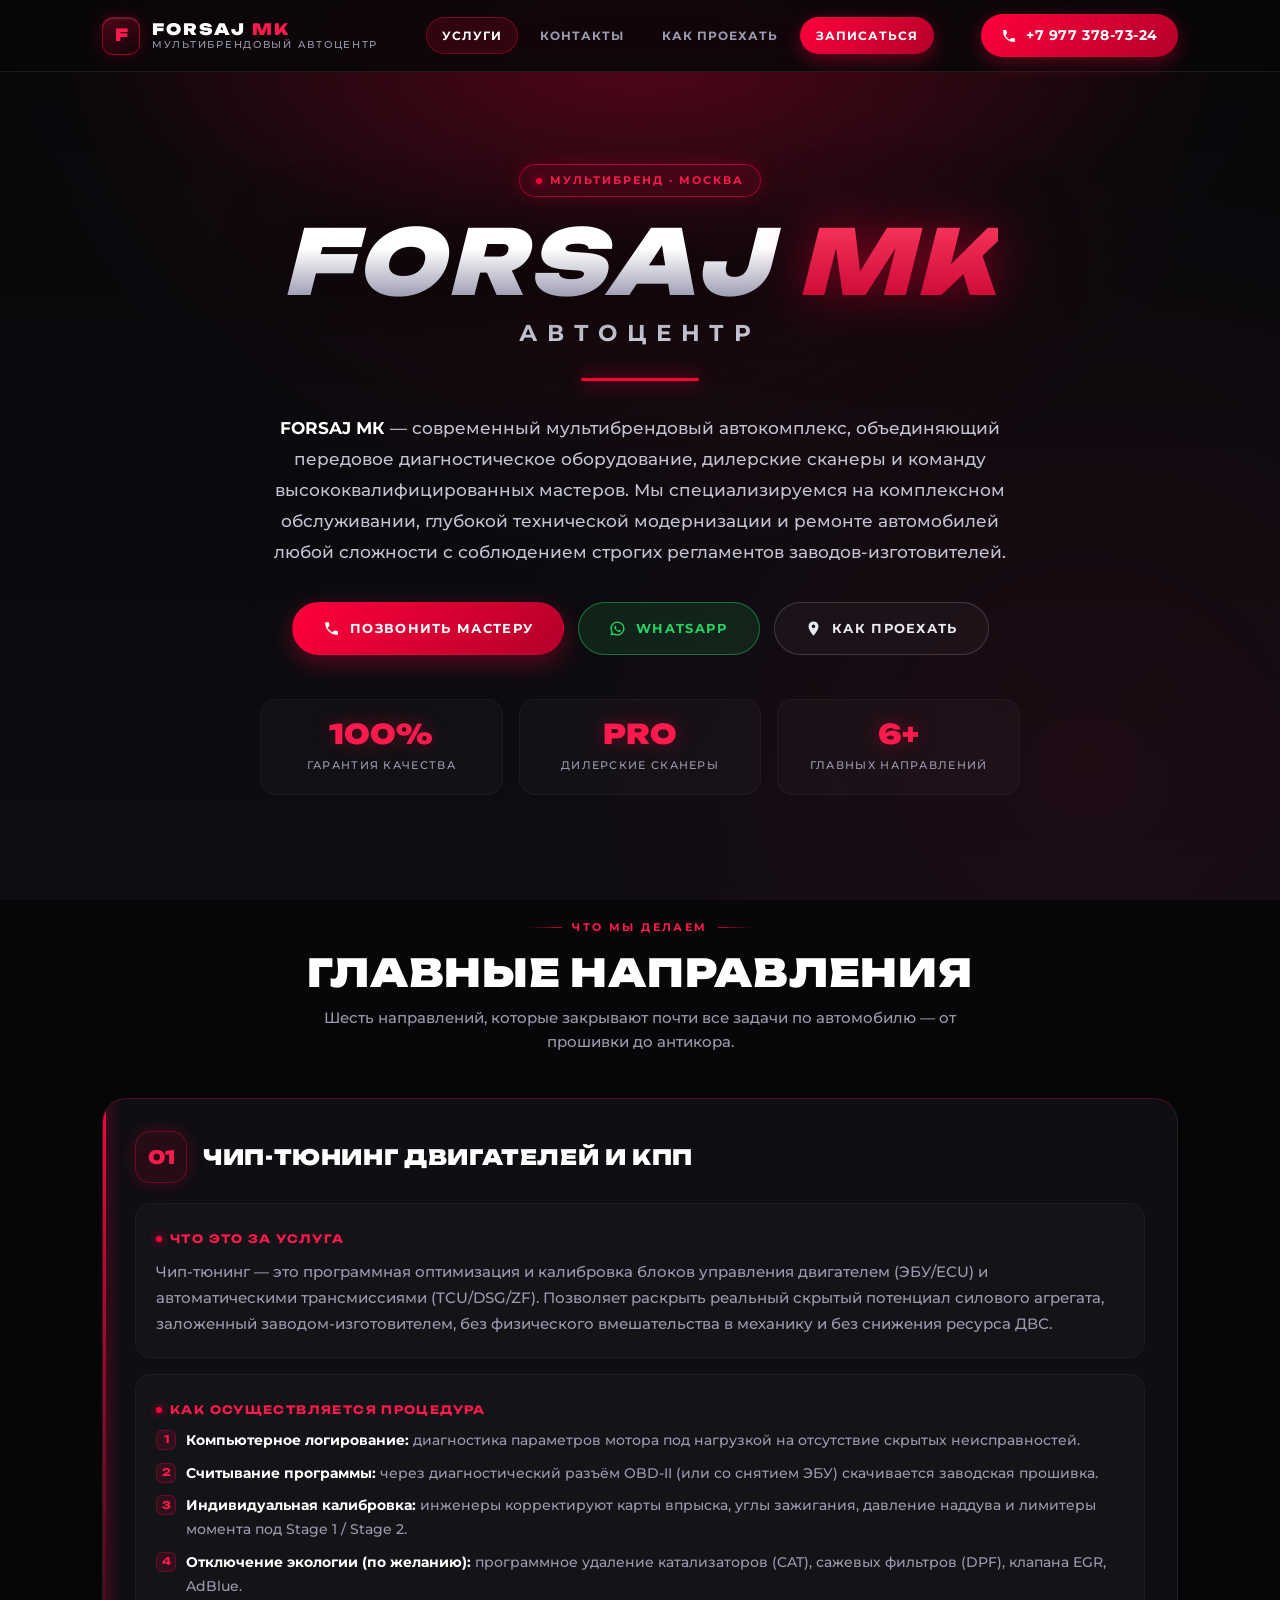
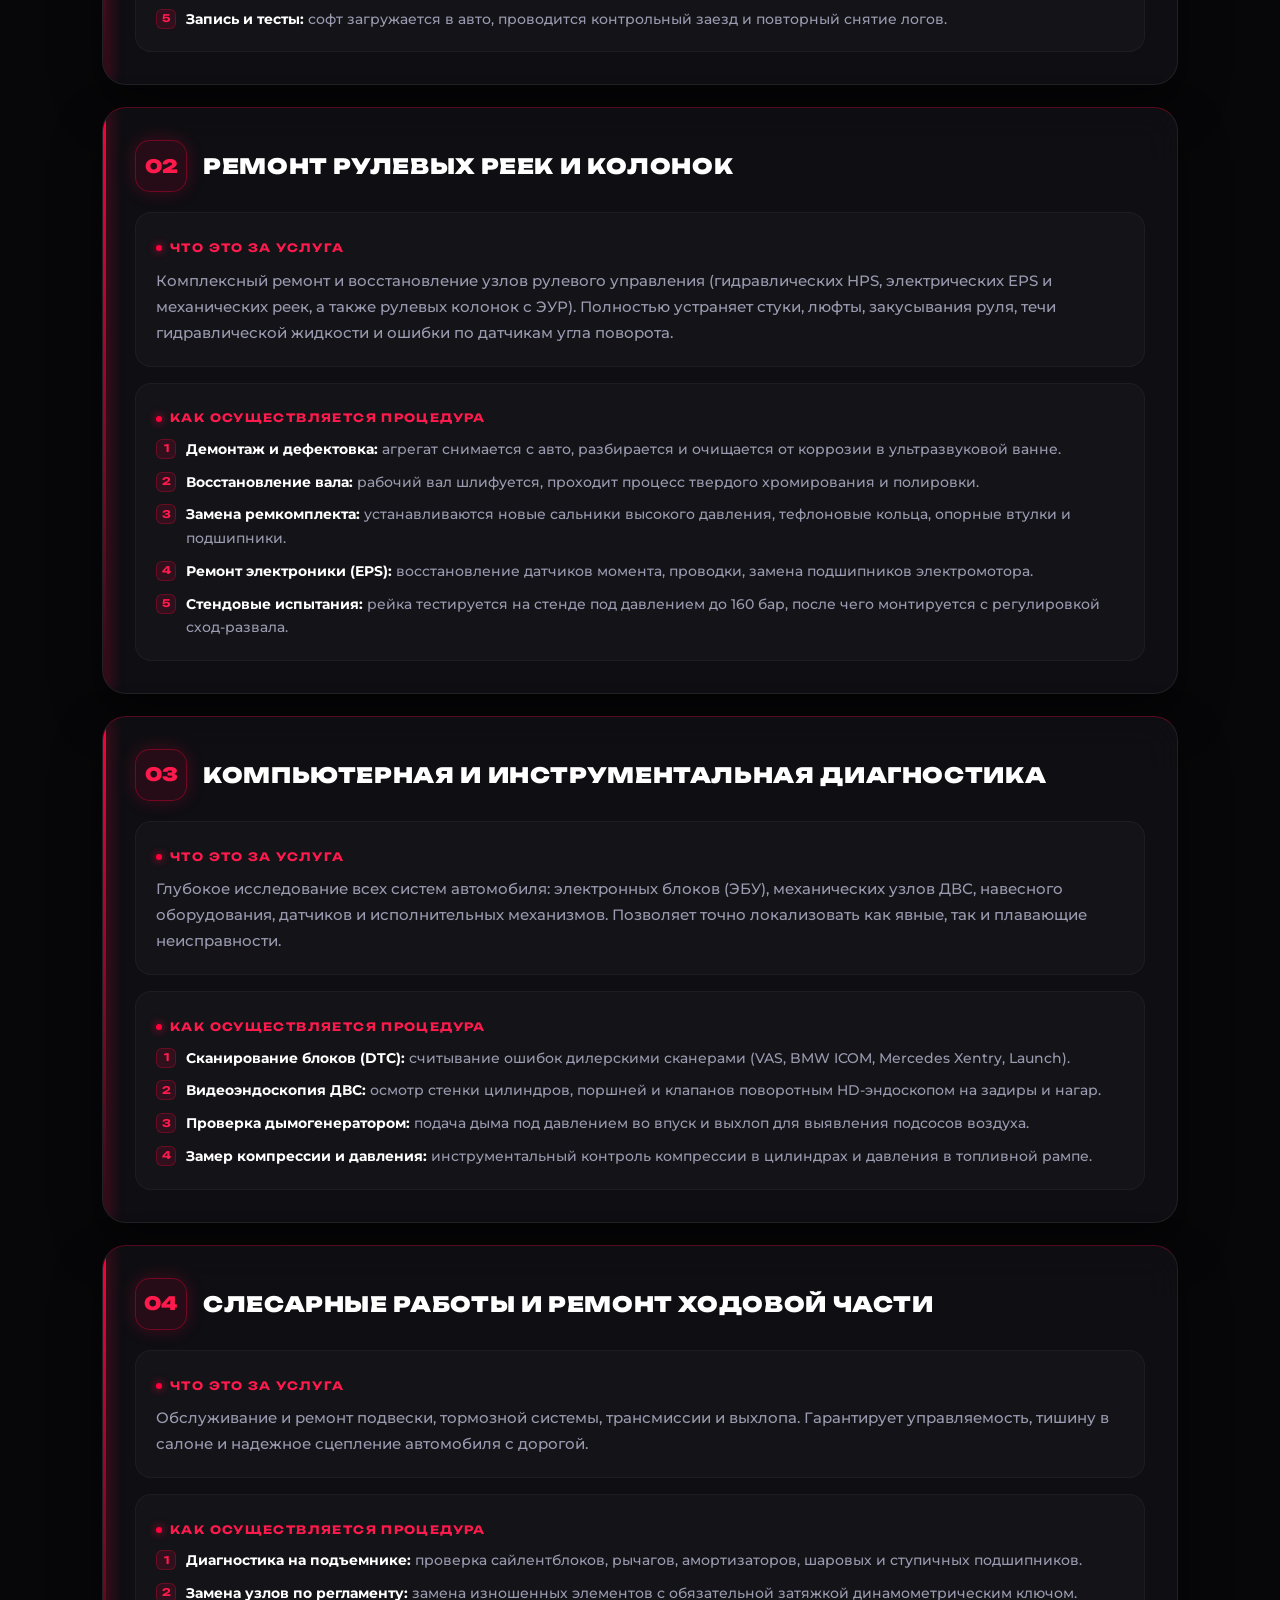
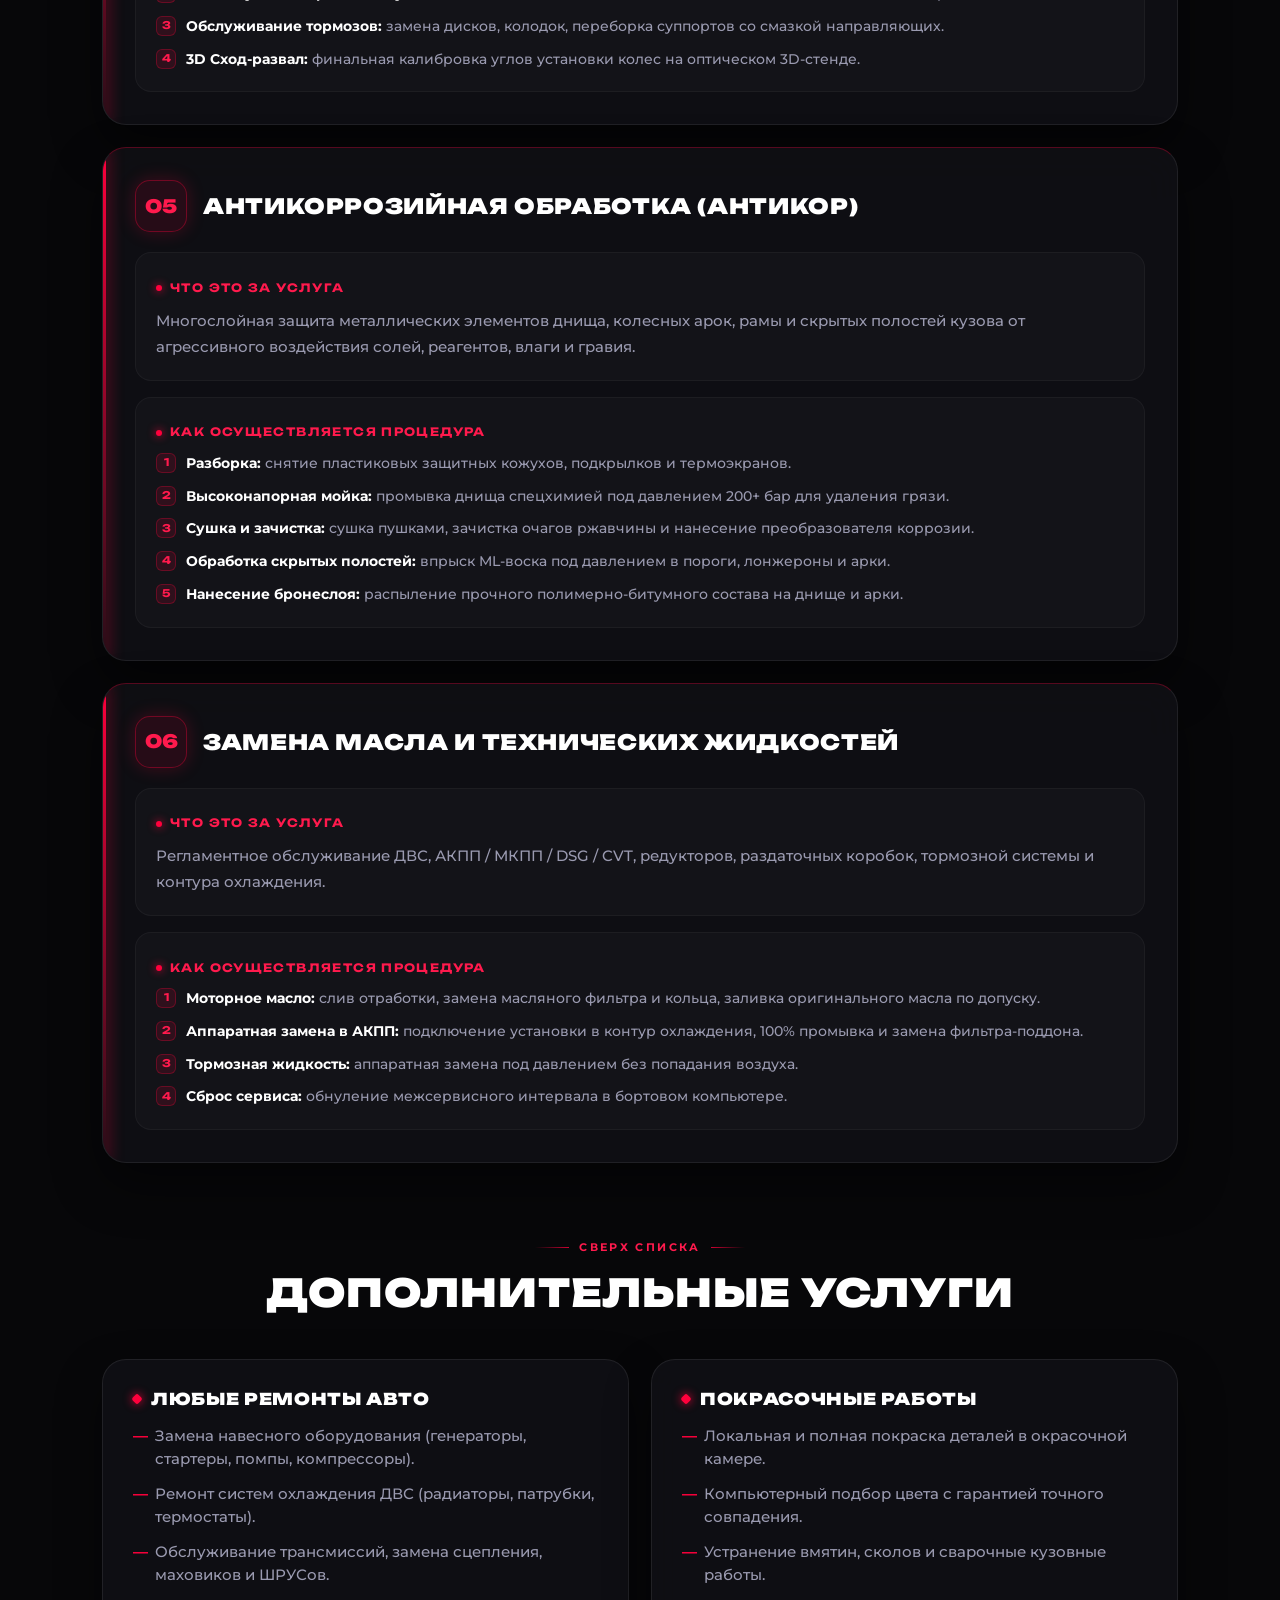
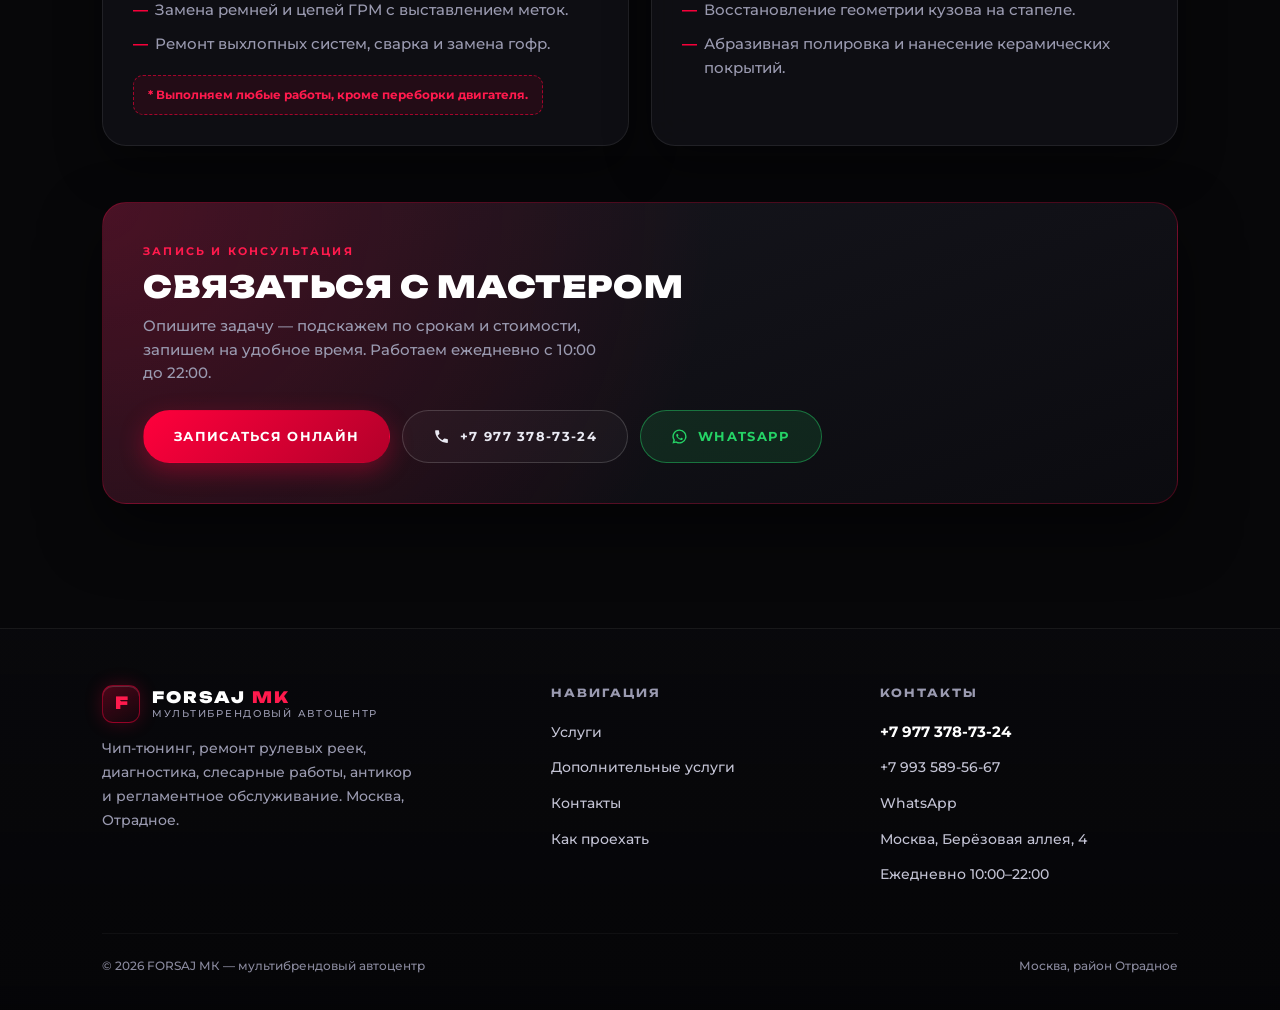
<file: index.html>
<!DOCTYPE html>
<html lang="ru">
<head>
    <meta charset="utf-8">
    <meta name="viewport" content="width=device-width, initial-scale=1">
    <title>FORSAJ МК — мультибрендовый автоцентр в Москве: чип-тюнинг, диагностика, ремонт реек</title>
    <meta name="description" content="FORSAJ МК — мультибрендовый автоцентр в Отрадном: чип-тюнинг ДВС и КПП, ремонт рулевых реек, компьютерная диагностика, слесарные работы, антикор, замена масла. Дилерские сканеры, гарантия качества.">
    <link rel="canonical" href="https://forsajmk.ru/">
    <meta name="theme-color" content="#070709">
    <meta name="format-detection" content="telephone=no">
    <script>document.documentElement.classList.add('js');</script>

    <meta property="og:type" content="website">
    <meta property="og:site_name" content="FORSAJ МК">
    <meta property="og:locale" content="ru_RU">
    <meta property="og:title" content="FORSAJ МК — мультибрендовый автоцентр">
    <meta property="og:description" content="Чип-тюнинг, ремонт рулевых реек, диагностика, слесарные работы, антикор и замена масла. Москва, Берёзовая аллея, 4. Ежедневно 10:00–22:00.">
    <meta property="og:url" content="https://forsajmk.ru/">
    <meta property="og:image" content="https://forsajmk.ru/assets/img/og-image.jpg">
    <meta property="og:image:width" content="1200">
    <meta property="og:image:height" content="630">
    <meta name="twitter:card" content="summary_large_image">

    <link rel="icon" href="assets/img/icon-512.png" type="image/png">
    <link rel="apple-touch-icon" href="assets/img/apple-touch-icon.png">
    <link rel="stylesheet" href="assets/fonts/fonts.css">
    <link rel="stylesheet" href="assets/css/style.css">

    <script type="application/ld+json">
    {
      "@context": "https://schema.org",
      "@type": "AutoRepair",
      "@id": "https://forsajmk.ru/#organization",
      "name": "FORSAJ МК",
      "alternateName": "Форсаж МК",
      "description": "Мультибрендовый автоцентр: чип-тюнинг, ремонт рулевых реек, диагностика, слесарные работы, антикоррозийная обработка, замена технических жидкостей.",
      "url": "https://forsajmk.ru/",
      "image": "https://forsajmk.ru/assets/img/og-image.jpg",
      "telephone": ["+7-977-378-73-24", "+7-993-589-56-67"],
      "priceRange": "₽₽",
      "address": {
        "@type": "PostalAddress",
        "streetAddress": "улица Берёзовая аллея, 4",
        "addressLocality": "Москва",
        "addressRegion": "Москва",
        "postalCode": "127273",
        "addressCountry": "RU"
      },
      "geo": {
        "@type": "GeoCoordinates",
        "latitude": 55.851965,
        "longitude": 37.610020
      },
      "openingHoursSpecification": {
        "@type": "OpeningHoursSpecification",
        "dayOfWeek": ["Monday", "Tuesday", "Wednesday", "Thursday", "Friday", "Saturday", "Sunday"],
        "opens": "10:00",
        "closes": "22:00"
      },
      "areaServed": "Москва",
      "sameAs": ["https://wa.me/79773787324"]
    }
    </script>
<style>
/* Кнопка «Запись» в навигации */
.header-nav__link--cta {
    color: #fff;
    background: linear-gradient(135deg, #ff003c 0%, #b3002a 100%);
    box-shadow: 0 6px 18px rgba(255, 0, 60, .35);
}
.header-nav__link--cta:hover {
    color: #fff;
    background: linear-gradient(135deg, #ff1a4d 0%, #c40030 100%);
    box-shadow: 0 10px 26px rgba(255, 0, 60, .55);
    transform: translateY(-1px);
}
.dock__item--cta {
    color: #fff;
    background: linear-gradient(135deg, #ff003c 0%, #b3002a 100%);
    box-shadow: 0 6px 18px rgba(255, 0, 60, .38);
}
.dock__item--cta svg { fill: #fff; }
.dock__item--cta:hover { color: #fff; }

/* Нижнее меню: четыре пункта должны влезать */
@media (max-width: 860px) {
    .dock {
        width: min(400px, calc(100% - 12px));
    }
    .dock .dock__item {
        padding: 6px 9px;
    }
    .dock .dock__item span {
        font-size: .54rem;
        letter-spacing: .04em;
    }
    .dock .dock__item svg {
        width: 19px;
        height: 19px;
        margin-bottom: 2px;
    }
}
@media (max-width: 420px) {
    /* на узких экранах убираем декоративные «траки», чтобы освободить место */
    .dock .dock__tread {
        display: none;
    }
    .dock {
        width: calc(100% - 12px);
    }
    .dock .dock__item {
        padding: 6px 7px;
    }
    .dock .dock__item span {
        font-size: .5rem;
        letter-spacing: .02em;
    }
}
</style>
</head>
<body>
<a class="skip-link" href="#main">Перейти к содержанию</a>

<header class="site-header">
    <div class="site-header__inner">
        <a class="brand" href="index.html" aria-label="FORSAJ МК — на главную">
            <span class="brand__mark" aria-hidden="true">F</span>
            <span class="brand__text">
                <span class="brand__name">FORSAJ <em>МК</em></span>
                <span class="brand__descr">Мультибрендовый автоцентр</span>
            </span>
        </a>

        <nav class="header-nav" aria-label="Основная навигация">
            <a class="header-nav__link" href="index.html" aria-current="page">Услуги</a>
            <a class="header-nav__link" href="contacts.html">Контакты</a>
            <a class="header-nav__link" href="map.html">Как проехать</a>
            <a class="header-nav__link header-nav__link--cta" href="booking.html">Записаться</a>
        </nav>

        <a class="header-phone" href="tel:+79773787324">
            <svg viewBox="0 0 24 24" aria-hidden="true"><path d="M6.6 10.8a15.1 15.1 0 0 0 6.6 6.6l2.2-2.2a1 1 0 0 1 1-.24 11.4 11.4 0 0 0 3.6.58 1 1 0 0 1 1 1V20a1 1 0 0 1-1 1A17 17 0 0 1 3 4a1 1 0 0 1 1-1h3.5a1 1 0 0 1 1 1 11.4 11.4 0 0 0 .58 3.6 1 1 0 0 1-.25 1z"/></svg>
            <span>+7 977 378-73-24</span>
        </a>
    </div>
</header>

<main id="main">
    <!-- ================= HERO ================= -->
    <section class="hero">
        <div class="container">
            <span class="badge">Мультибренд · Москва</span>
            <h1 class="hero__title">FORSAJ <em>МК</em></h1>
            <p class="hero__subtitle">Автоцентр</p>
            <div class="hero__divider" aria-hidden="true"></div>

            <p class="hero__lead">
                <strong>FORSAJ МК</strong> — современный мультибрендовый автокомплекс, объединяющий передовое
                диагностическое оборудование, дилерские сканеры и команду высококвалифицированных мастеров.
                Мы специализируемся на комплексном обслуживании, глубокой технической модернизации и ремонте
                автомобилей любой сложности с соблюдением строгих регламентов заводов-изготовителей.
            </p>

            <div class="hero__actions">
                <a class="btn btn--primary" href="tel:+79773787324">
                    <svg viewBox="0 0 24 24" aria-hidden="true"><path d="M6.6 10.8a15.1 15.1 0 0 0 6.6 6.6l2.2-2.2a1 1 0 0 1 1-.24 11.4 11.4 0 0 0 3.6.58 1 1 0 0 1 1 1V20a1 1 0 0 1-1 1A17 17 0 0 1 3 4a1 1 0 0 1 1-1h3.5a1 1 0 0 1 1 1 11.4 11.4 0 0 0 .58 3.6 1 1 0 0 1-.25 1z"/></svg>
                    Позвонить мастеру
                </a>
                <a class="btn btn--wa" href="https://wa.me/79773787324?text=%D0%97%D0%B4%D1%80%D0%B0%D0%B2%D1%81%D1%82%D0%B2%D1%83%D0%B9%D1%82%D0%B5!%20%D0%A5%D0%BE%D1%87%D1%83%20%D0%B7%D0%B0%D0%BF%D0%B8%D1%81%D0%B0%D1%82%D1%8C%D1%81%D1%8F%20%D0%B2%20FORSAJ%20%D0%9C%D0%9A" target="_blank" rel="noopener">
                    <svg viewBox="0 0 24 24" aria-hidden="true"><path d="M12 2a10 10 0 0 0-8.6 15.1L2 22l5-1.3A10 10 0 1 0 12 2m0 2a8 8 0 0 1 0 16 8 8 0 0 1-4.1-1.1l-.4-.2-2.6.7.7-2.5-.2-.4A8 8 0 0 1 12 4m-3.1 4.2c-.2 0-.5.1-.7.3-.3.3-.8.8-.8 1.9s.8 2.2 1 2.4c.1.1 1.6 2.5 3.9 3.5 1.9.8 2.3.7 2.7.6.4 0 1.3-.5 1.5-1.1s.2-1 .1-1.1c0-.1-.2-.2-.4-.3l-1.4-.7c-.2-.1-.4-.1-.5.1l-.7.9c-.1.2-.3.2-.5.1a7 7 0 0 1-2-1.2 7.5 7.5 0 0 1-1.4-1.7c-.1-.2 0-.3.1-.4l.6-.7c.1-.2.1-.3 0-.5l-.6-1.5c-.2-.4-.3-.4-.5-.4z"/></svg>
                    WhatsApp
                </a>
                <a class="btn btn--ghost" href="map.html">
                    <svg viewBox="0 0 24 24" aria-hidden="true"><path d="M12 2a7 7 0 0 0-7 7c0 5.2 7 13 7 13s7-7.8 7-13a7 7 0 0 0-7-7m0 9.5A2.5 2.5 0 1 1 12 6.5a2.5 2.5 0 0 1 0 5"/></svg>
                    Как проехать
                </a>
            </div>

            <div class="stats">
                <div class="stat">
                    <div class="stat__value">100%</div>
                    <div class="stat__label">Гарантия качества</div>
                </div>
                <div class="stat">
                    <div class="stat__value">PRO</div>
                    <div class="stat__label">Дилерские сканеры</div>
                </div>
                <div class="stat">
                    <div class="stat__value">6+</div>
                    <div class="stat__label">Главных направлений</div>
                </div>
            </div>
        </div>
    </section>

    <!-- ================= УСЛУГИ ================= -->
    <section class="section" id="services">
        <div class="container">
            <div class="section-head reveal">
                <span class="section-head__eyebrow">Что мы делаем</span>
                <h2 class="section-head__title">Главные направления</h2>
                <p class="section-head__note">Шесть направлений, которые закрывают почти все задачи по автомобилю — от прошивки до антикора.</p>
            </div>

            <div class="services">
                <!-- 01 -->
                <article class="service reveal">
                    <div class="service__head">
                        <span class="service__num" aria-hidden="true">01</span>
                        <h3 class="service__title">Чип-тюнинг двигателей и КПП</h3>
                    </div>
                    <div class="panel service__desc">
                            <div class="panel__label">Что это за услуга</div>
                            <p>Чип-тюнинг — это программная оптимизация и калибровка блоков управления двигателем (ЭБУ/ECU) и автоматическими трансмиссиями (TCU/DSG/ZF). Позволяет раскрыть реальный скрытый потенциал силового агрегата, заложенный заводом-изготовителем, без физического вмешательства в механику и без снижения ресурса ДВС.</p>
                    </div>

                    <div class="panel">
                        <div class="panel__label">Как осуществляется процедура</div>
                        <ol class="steps steps--cols">
                                <li><strong>Компьютерное логирование:</strong> диагностика параметров мотора под нагрузкой на отсутствие скрытых неисправностей.</li>
                                <li><strong>Считывание программы:</strong> через диагностический разъём OBD-II (или со снятием ЭБУ) скачивается заводская прошивка.</li>
                                <li><strong>Индивидуальная калибровка:</strong> инженеры корректируют карты впрыска, углы зажигания, давление наддува и лимитеры момента под Stage 1 / Stage 2.</li>
                                <li><strong>Отключение экологии (по желанию):</strong> программное удаление катализаторов (CAT), сажевых фильтров (DPF), клапана EGR, AdBlue.</li>
                                <li><strong>Запись и тесты:</strong> софт загружается в авто, проводится контрольный заезд и повторный снятие логов.</li>
                        </ol>
                    </div>
                </article>

                <!-- 02 -->
                <article class="service reveal">
                    <div class="service__head">
                        <span class="service__num" aria-hidden="true">02</span>
                        <h3 class="service__title">Ремонт рулевых реек и колонок</h3>
                    </div>
                    <div class="panel service__desc">
                            <div class="panel__label">Что это за услуга</div>
                            <p>Комплексный ремонт и восстановление узлов рулевого управления (гидравлических HPS, электрических EPS и механических реек, а также рулевых колонок с ЭУР). Полностью устраняет стуки, люфты, закусывания руля, течи гидравлической жидкости и ошибки по датчикам угла поворота.</p>
                    </div>

                    <div class="panel">
                        <div class="panel__label">Как осуществляется процедура</div>
                        <ol class="steps steps--cols">
                                <li><strong>Демонтаж и дефектовка:</strong> агрегат снимается с авто, разбирается и очищается от коррозии в ультразвуковой ванне.</li>
                                <li><strong>Восстановление вала:</strong> рабочий вал шлифуется, проходит процесс твердого хромирования и полировки.</li>
                                <li><strong>Замена ремкомплекта:</strong> устанавливаются новые сальники высокого давления, тефлоновые кольца, опорные втулки и подшипники.</li>
                                <li><strong>Ремонт электроники (EPS):</strong> восстановление датчиков момента, проводки, замена подшипников электромотора.</li>
                                <li><strong>Стендовые испытания:</strong> рейка тестируется на стенде под давлением до 160 бар, после чего монтируется с регулировкой сход-развала.</li>
                        </ol>
                    </div>
                </article>

                <!-- 03 -->
                <article class="service reveal">
                    <div class="service__head">
                        <span class="service__num" aria-hidden="true">03</span>
                        <h3 class="service__title">Компьютерная и инструментальная диагностика</h3>
                    </div>
                    <div class="panel service__desc">
                            <div class="panel__label">Что это за услуга</div>
                            <p>Глубокое исследование всех систем автомобиля: электронных блоков (ЭБУ), механических узлов ДВС, навесного оборудования, датчиков и исполнительных механизмов. Позволяет точно локализовать как явные, так и плавающие неисправности.</p>
                    </div>

                    <div class="panel">
                        <div class="panel__label">Как осуществляется процедура</div>
                        <ol class="steps steps--cols">
                                <li><strong>Сканирование блоков (DTC):</strong> считывание ошибок дилерскими сканерами (VAS, BMW ICOM, Mercedes Xentry, Launch).</li>
                                <li><strong>Видеоэндоскопия ДВС:</strong> осмотр стенки цилиндров, поршней и клапанов поворотным HD-эндоскопом на задиры и нагар.</li>
                                <li><strong>Проверка дымогенератором:</strong> подача дыма под давлением во впуск и выхлоп для выявления подсосов воздуха.</li>
                                <li><strong>Замер компрессии и давления:</strong> инструментальный контроль компрессии в цилиндрах и давления в топливной рампе.</li>
                        </ol>
                    </div>
                </article>

                <!-- 04 -->
                <article class="service reveal">
                    <div class="service__head">
                        <span class="service__num" aria-hidden="true">04</span>
                        <h3 class="service__title">Слесарные работы и ремонт ходовой части</h3>
                    </div>
                    <div class="panel service__desc">
                            <div class="panel__label">Что это за услуга</div>
                            <p>Обслуживание и ремонт подвески, тормозной системы, трансмиссии и выхлопа. Гарантирует управляемость, тишину в салоне и надежное сцепление автомобиля с дорогой.</p>
                    </div>

                    <div class="panel">
                        <div class="panel__label">Как осуществляется процедура</div>
                        <ol class="steps steps--cols">
                                <li><strong>Диагностика на подъемнике:</strong> проверка сайлентблоков, рычагов, амортизаторов, шаровых и ступичных подшипников.</li>
                                <li><strong>Замена узлов по регламенту:</strong> замена изношенных элементов с обязательной затяжкой динамометрическим ключом.</li>
                                <li><strong>Обслуживание тормозов:</strong> замена дисков, колодок, переборка суппортов со смазкой направляющих.</li>
                                <li><strong>3D Сход-развал:</strong> финальная калибровка углов установки колес на оптическом 3D-стенде.</li>
                        </ol>
                    </div>
                </article>

                <!-- 05 -->
                <article class="service reveal">
                    <div class="service__head">
                        <span class="service__num" aria-hidden="true">05</span>
                        <h3 class="service__title">Антикоррозийная обработка (Антикор)</h3>
                    </div>
                    <div class="panel service__desc">
                            <div class="panel__label">Что это за услуга</div>
                            <p>Многослойная защита металлических элементов днища, колесных арок, рамы и скрытых полостей кузова от агрессивного воздействия солей, реагентов, влаги и гравия.</p>
                    </div>

                    <div class="panel">
                        <div class="panel__label">Как осуществляется процедура</div>
                        <ol class="steps steps--cols">
                                <li><strong>Разборка:</strong> снятие пластиковых защитных кожухов, подкрылков и термоэкранов.</li>
                                <li><strong>Высоконапорная мойка:</strong> промывка днища спецхимией под давлением 200+ бар для удаления грязи.</li>
                                <li><strong>Сушка и зачистка:</strong> сушка пушками, зачистка очагов ржавчины и нанесение преобразователя коррозии.</li>
                                <li><strong>Обработка скрытых полостей:</strong> впрыск ML-воска под давлением в пороги, лонжероны и арки.</li>
                                <li><strong>Нанесение бронеслоя:</strong> распыление прочного полимерно-битумного состава на днище и арки.</li>
                        </ol>
                    </div>
                </article>

                <!-- 06 -->
                <article class="service reveal">
                    <div class="service__head">
                        <span class="service__num" aria-hidden="true">06</span>
                        <h3 class="service__title">Замена масла и технических жидкостей</h3>
                    </div>
                    <div class="panel service__desc">
                            <div class="panel__label">Что это за услуга</div>
                            <p>Регламентное обслуживание ДВС, АКПП / МКПП / DSG / CVT, редукторов, раздаточных коробок, тормозной системы и контура охлаждения.</p>
                    </div>

                    <div class="panel">
                        <div class="panel__label">Как осуществляется процедура</div>
                        <ol class="steps steps--cols">
                                <li><strong>Моторное масло:</strong> слив отработки, замена масляного фильтра и кольца, заливка оригинального масла по допуску.</li>
                                <li><strong>Аппаратная замена в АКПП:</strong> подключение установки в контур охлаждения, 100% промывка и замена фильтра-поддона.</li>
                                <li><strong>Тормозная жидкость:</strong> аппаратная замена под давлением без попадания воздуха.</li>
                                <li><strong>Сброс сервиса:</strong> обнуление межсервисного интервала в бортовом компьютере.</li>
                        </ol>
                    </div>
                </article>
            </div>
        </div>
    </section>

    <!-- ================= ДОП. УСЛУГИ ================= -->
    <section class="section section--tight" id="extra">
        <div class="container">
            <div class="section-head reveal">
                <span class="section-head__eyebrow">Сверх списка</span>
                <h2 class="section-head__title">Дополнительные услуги</h2>
            </div>

            <div class="extra-grid">
                <article class="extra-card reveal">
                    <h3 class="extra-card__title">Любые ремонты авто</h3>
                    <ul class="dash-list">
                        <li>Замена навесного оборудования (генераторы, стартеры, помпы, компрессоры).</li>
                        <li>Ремонт систем охлаждения ДВС (радиаторы, патрубки, термостаты).</li>
                        <li>Обслуживание трансмиссий, замена сцепления, маховиков и ШРУСов.</li>
                        <li>Замена ремней и цепей ГРМ с выставлением меток.</li>
                        <li>Ремонт выхлопных систем, сварка и замена гофр.</li>
                    </ul>
                    <div class="note">* Выполняем любые работы, кроме переборки двигателя.</div>
                </article>

                <article class="extra-card reveal">
                    <h3 class="extra-card__title">Покрасочные работы</h3>
                    <ul class="dash-list">
                        <li>Локальная и полная покраска деталей в окрасочной камере.</li>
                        <li>Компьютерный подбор цвета с гарантией точного совпадения.</li>
                        <li>Устранение вмятин, сколов и сварочные кузовные работы.</li>
                        <li>Восстановление геометрии кузова на стапеле.</li>
                        <li>Абразивная полировка и нанесение керамических покрытий.</li>
                    </ul>
                </article>
            </div>

            <!-- CTA -->
            <div class="cta reveal">
                <div>
                    <div class="cta__eyebrow">Запись и консультация</div>
                    <h2 class="cta__title">Связаться с мастером</h2>
                    <p class="cta__text">Опишите задачу — подскажем по срокам и стоимости, запишем на удобное время. Работаем ежедневно с 10:00 до 22:00.</p>
                </div>
                <div class="cta__actions">
                    <a class="btn btn--primary" href="booking.html">Записаться онлайн</a>
                    <a class="btn btn--ghost" href="tel:+79773787324">
                        <svg viewBox="0 0 24 24" aria-hidden="true"><path d="M6.6 10.8a15.1 15.1 0 0 0 6.6 6.6l2.2-2.2a1 1 0 0 1 1-.24 11.4 11.4 0 0 0 3.6.58 1 1 0 0 1 1 1V20a1 1 0 0 1-1 1A17 17 0 0 1 3 4a1 1 0 0 1 1-1h3.5a1 1 0 0 1 1 1 11.4 11.4 0 0 0 .58 3.6 1 1 0 0 1-.25 1z"/></svg>
                        +7 977 378-73-24
                    </a>
                    <a class="btn btn--wa" href="https://wa.me/79773787324" target="_blank" rel="noopener">
                        <svg viewBox="0 0 24 24" aria-hidden="true"><path d="M12 2a10 10 0 0 0-8.6 15.1L2 22l5-1.3A10 10 0 1 0 12 2m0 2a8 8 0 0 1 0 16 8 8 0 0 1-4.1-1.1l-.4-.2-2.6.7.7-2.5-.2-.4A8 8 0 0 1 12 4m-3.1 4.2c-.2 0-.5.1-.7.3-.3.3-.8.8-.8 1.9s.8 2.2 1 2.4c.1.1 1.6 2.5 3.9 3.5 1.9.8 2.3.7 2.7.6.4 0 1.3-.5 1.5-1.1s.2-1 .1-1.1c0-.1-.2-.2-.4-.3l-1.4-.7c-.2-.1-.4-.1-.5.1l-.7.9c-.1.2-.3.2-.5.1a7 7 0 0 1-2-1.2 7.5 7.5 0 0 1-1.4-1.7c-.1-.2 0-.3.1-.4l.6-.7c.1-.2.1-.3 0-.5l-.6-1.5c-.2-.4-.3-.4-.5-.4z"/></svg>
                        WhatsApp
                    </a>
                </div>
            </div>
        </div>
    </section>
</main>

<footer class="site-footer">
    <div class="container">
        <div class="footer-grid">
            <div class="footer-brand">
                <a class="brand" href="index.html" aria-label="FORSAJ МК — на главную">
                    <span class="brand__mark" aria-hidden="true">F</span>
                    <span class="brand__text">
                        <span class="brand__name">FORSAJ <em>МК</em></span>
                        <span class="brand__descr">Мультибрендовый автоцентр</span>
                    </span>
                </a>
                <p>Чип-тюнинг, ремонт рулевых реек, диагностика, слесарные работы, антикор и регламентное обслуживание. Москва, Отрадное.</p>
            </div>

            <div>
                <div class="footer-col__title">Навигация</div>
                <ul class="footer-list">
                    <li><a href="index.html#services">Услуги</a></li>
                    <li><a href="index.html#extra">Дополнительные услуги</a></li>
                    <li><a href="contacts.html">Контакты</a></li>
                    <li><a href="map.html">Как проехать</a></li>
                </ul>
            </div>

            <div>
                <div class="footer-col__title">Контакты</div>
                <ul class="footer-list">
                    <li><a class="is-phone" href="tel:+79773787324">+7 977 378-73-24</a></li>
                    <li><a href="tel:+79935895667">+7 993 589-56-67</a></li>
                    <li><a href="https://wa.me/79773787324" target="_blank" rel="noopener">WhatsApp</a></li>
                    <li><span>Москва, Берёзовая аллея, 4</span></li>
                    <li><span>Ежедневно 10:00–22:00</span></li>
                </ul>
            </div>
        </div>

        <div class="footer-bottom">
            <span>© <span data-year>2026</span> FORSAJ МК — мультибрендовый автоцентр</span>
            <span>Москва, район Отрадное</span>
        </div>
    </div>
</footer>

<nav class="dock" aria-label="Быстрая навигация">
    <div class="dock__island">
        <span class="dock__lights" aria-hidden="true">
            <i class="dock__led dock__led--g"></i>
            <i class="dock__led dock__led--g"></i>
            <i class="dock__led dock__led--y"></i>
            <i class="dock__led dock__led--y"></i>
            <i class="dock__led dock__led--r"></i>
        </span>
        <span class="dock__tread" aria-hidden="true"></span>
        <a class="dock__item" href="index.html" aria-current="page">
            <svg viewBox="0 0 24 24" aria-hidden="true"><path d="M4 4h7v7H4zm9 0h7v7h-7zM4 13h7v7H4zm9 0h7v7h-7z"/></svg>
            <span>Услуги</span>
        </a>
        <a class="dock__item" href="contacts.html">
            <svg viewBox="0 0 24 24" aria-hidden="true"><path d="M6.6 10.8a15.1 15.1 0 0 0 6.6 6.6l2.2-2.2a1 1 0 0 1 1-.24 11.4 11.4 0 0 0 3.6.58 1 1 0 0 1 1 1V20a1 1 0 0 1-1 1A17 17 0 0 1 3 4a1 1 0 0 1 1-1h3.5a1 1 0 0 1 1 1 11.4 11.4 0 0 0 .58 3.6 1 1 0 0 1-.25 1z"/></svg>
            <span>Контакты</span>
        </a>
        <a class="dock__item" href="map.html">
            <svg viewBox="0 0 24 24" aria-hidden="true"><path d="M12 2a7 7 0 0 0-7 7c0 5.2 7 13 7 13s7-7.8 7-13a7 7 0 0 0-7-7m0 9.5A2.5 2.5 0 1 1 12 6.5a2.5 2.5 0 0 1 0 5"/></svg>
            <span>Маршрут</span>
        </a>
        <a class="dock__item dock__item--cta" href="booking.html">
            <svg viewBox="0 0 24 24" aria-hidden="true"><path d="M19 3h-1V1h-2v2H8V1H6v2H5a2 2 0 0 0-2 2v14a2 2 0 0 0 2 2h14a2 2 0 0 0 2-2V5a2 2 0 0 0-2-2m0 16H5V8h14z"/></svg>
            <span>Запись</span>
        </a>
        <span class="dock__tread" aria-hidden="true"></span>
    </div>
</nav>

<script src="assets/js/app.js" defer></script>
</body>
</html>
</file>
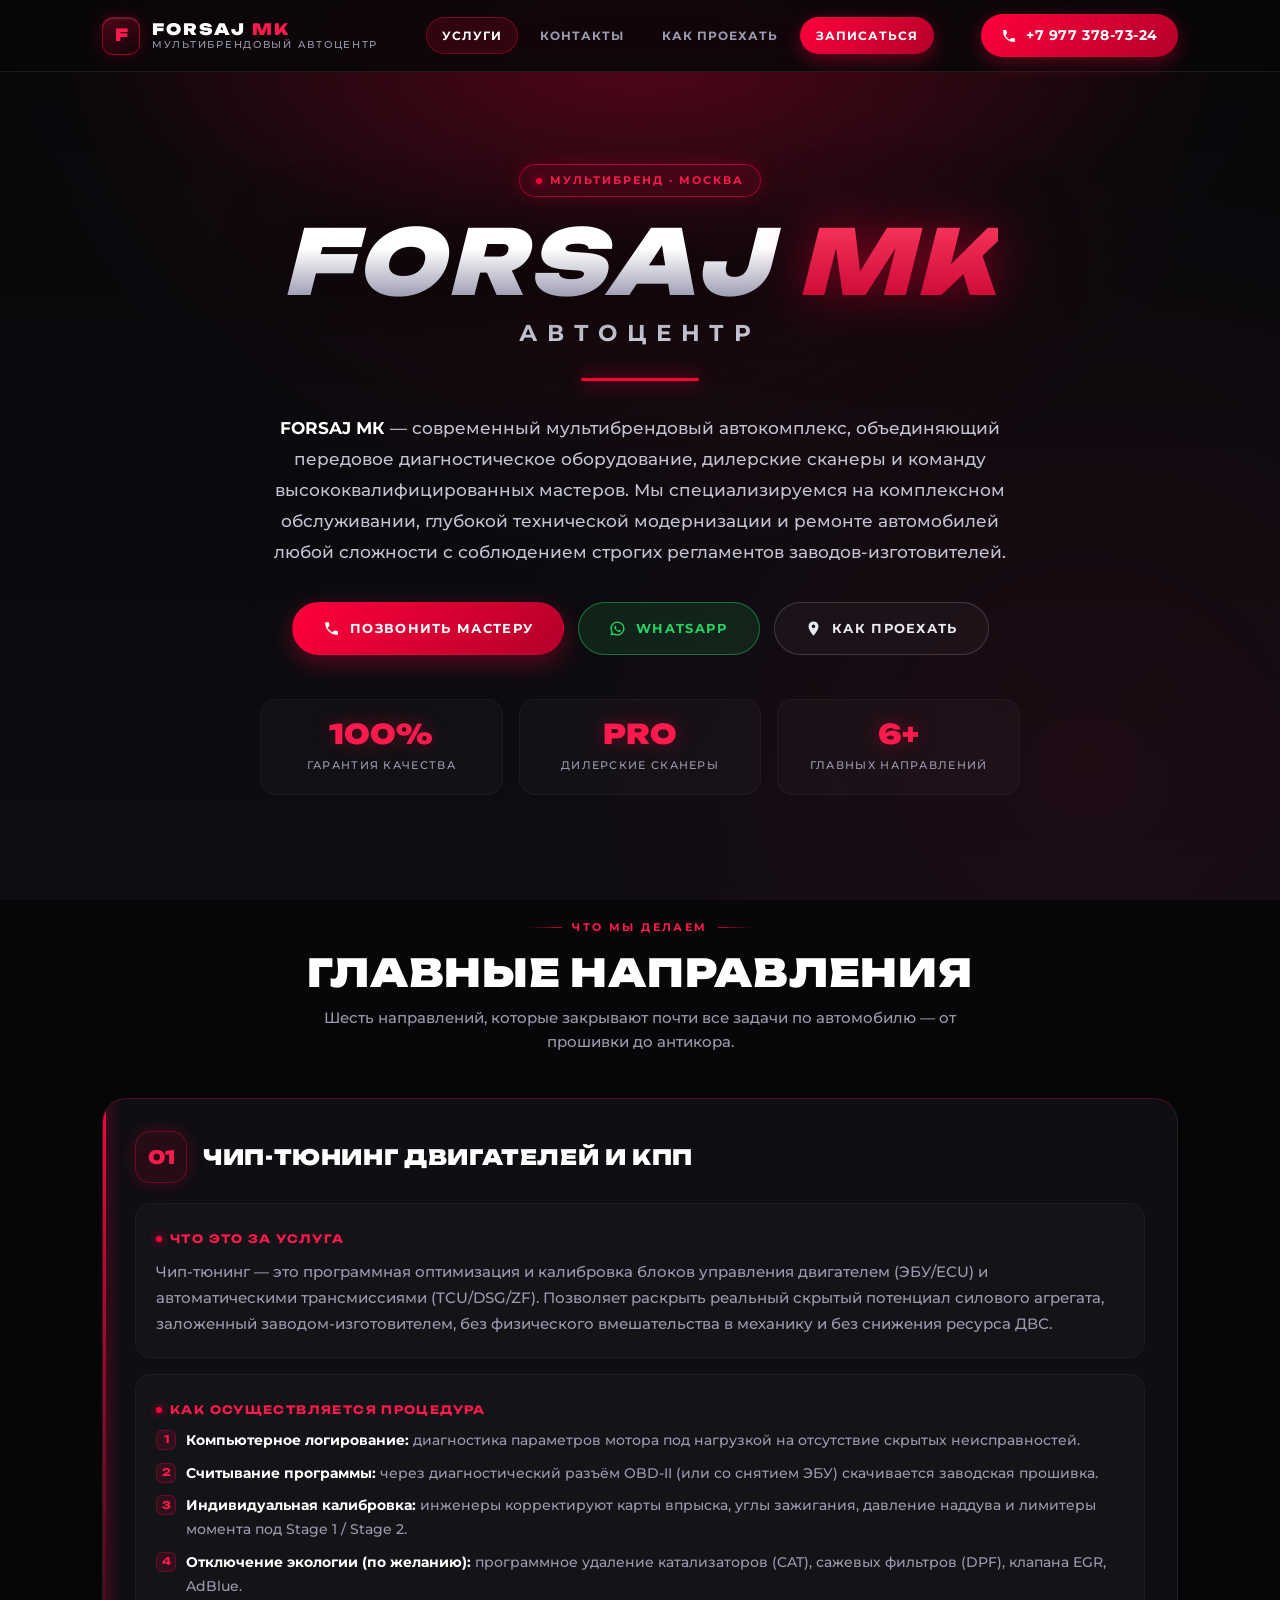
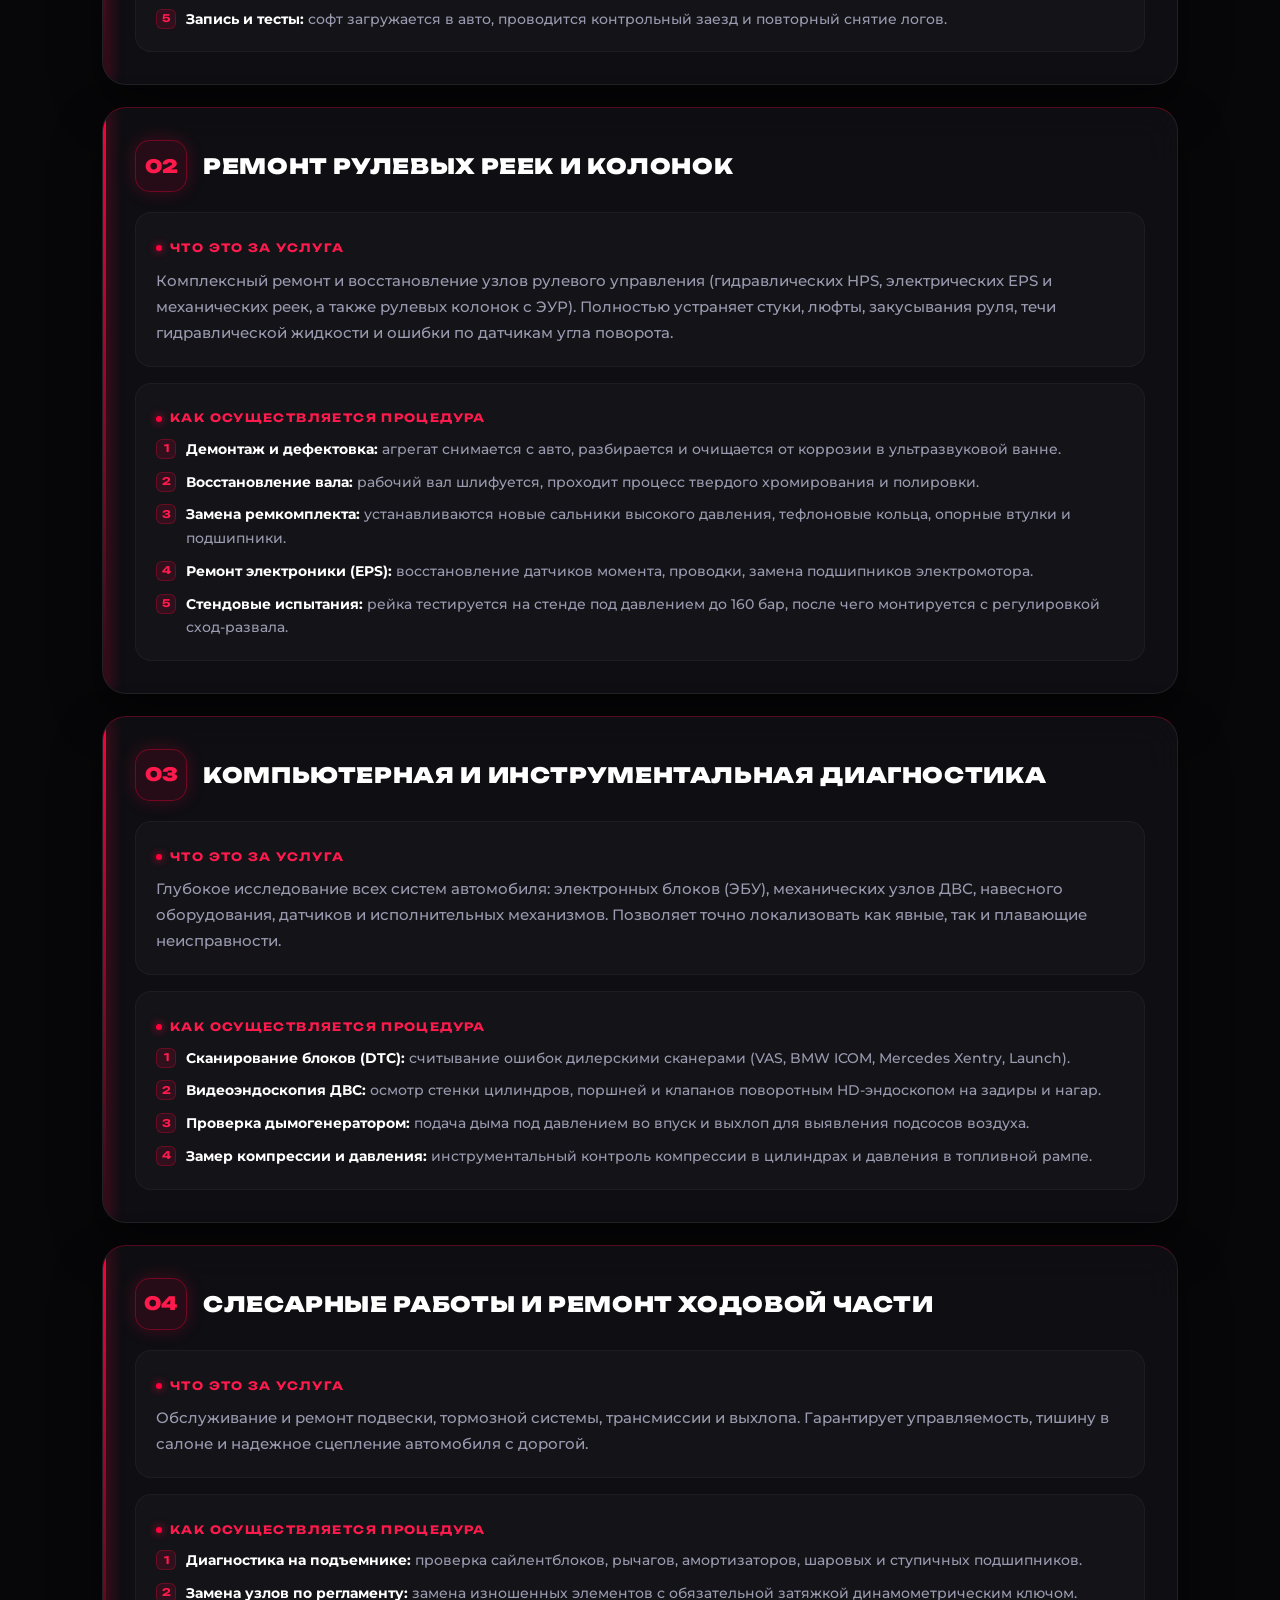
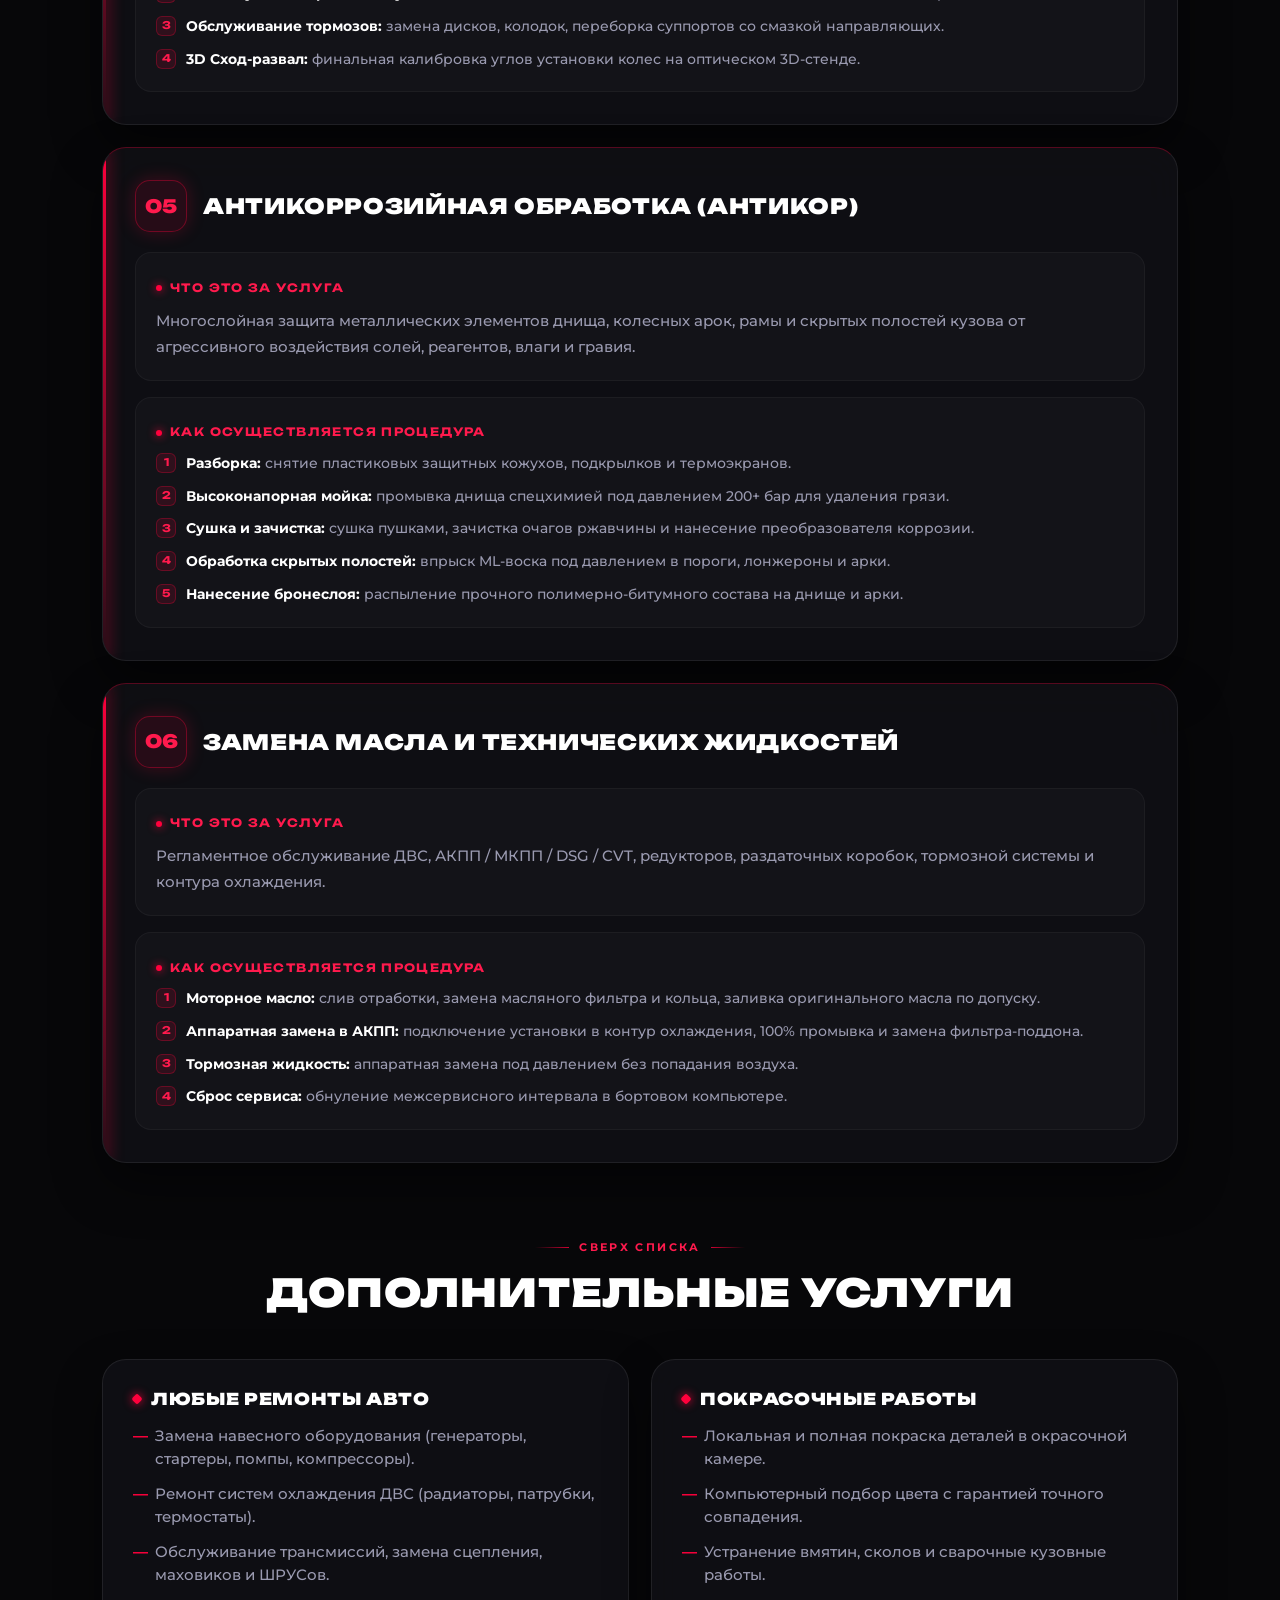
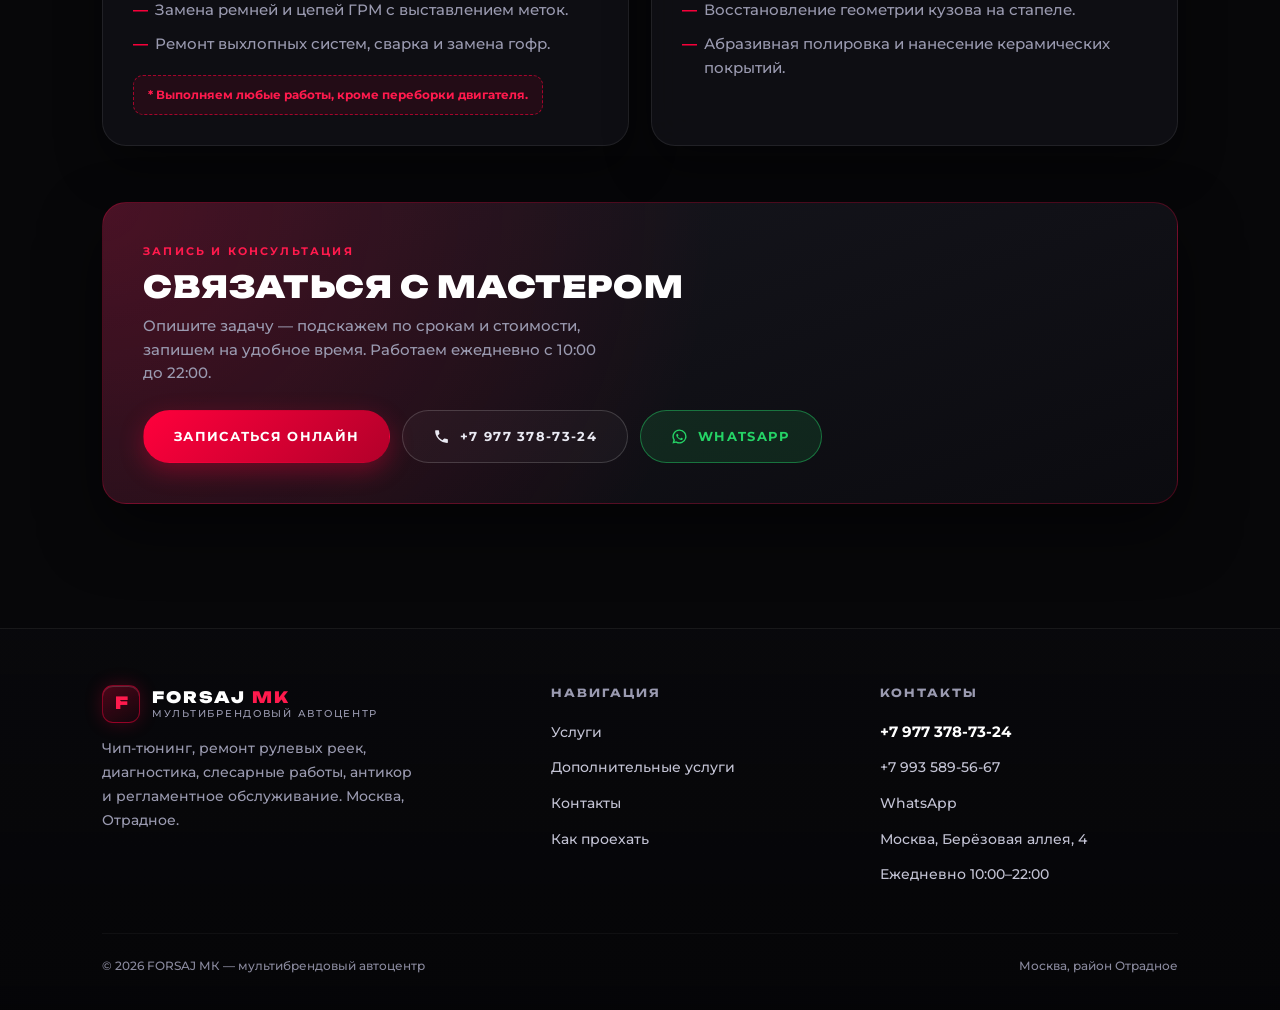
<file: forsaj/index.html>
<!DOCTYPE html>
<html lang="ru">
<head>
    <meta charset="utf-8">
    <title>Переход — FORSAJ МК</title>
    <meta name="robots" content="noindex, follow">
    <link rel="canonical" href="https://forsaj-mk.ru/">
    <meta http-equiv="refresh" content="0; url=../index.html">
    <script>location.replace('../index.html');</script>
</head>
<body>
<p>Страница переехала: <a href="../index.html">FORSAJ МК — услуги</a>.</p>
</body>
</html>
</file>
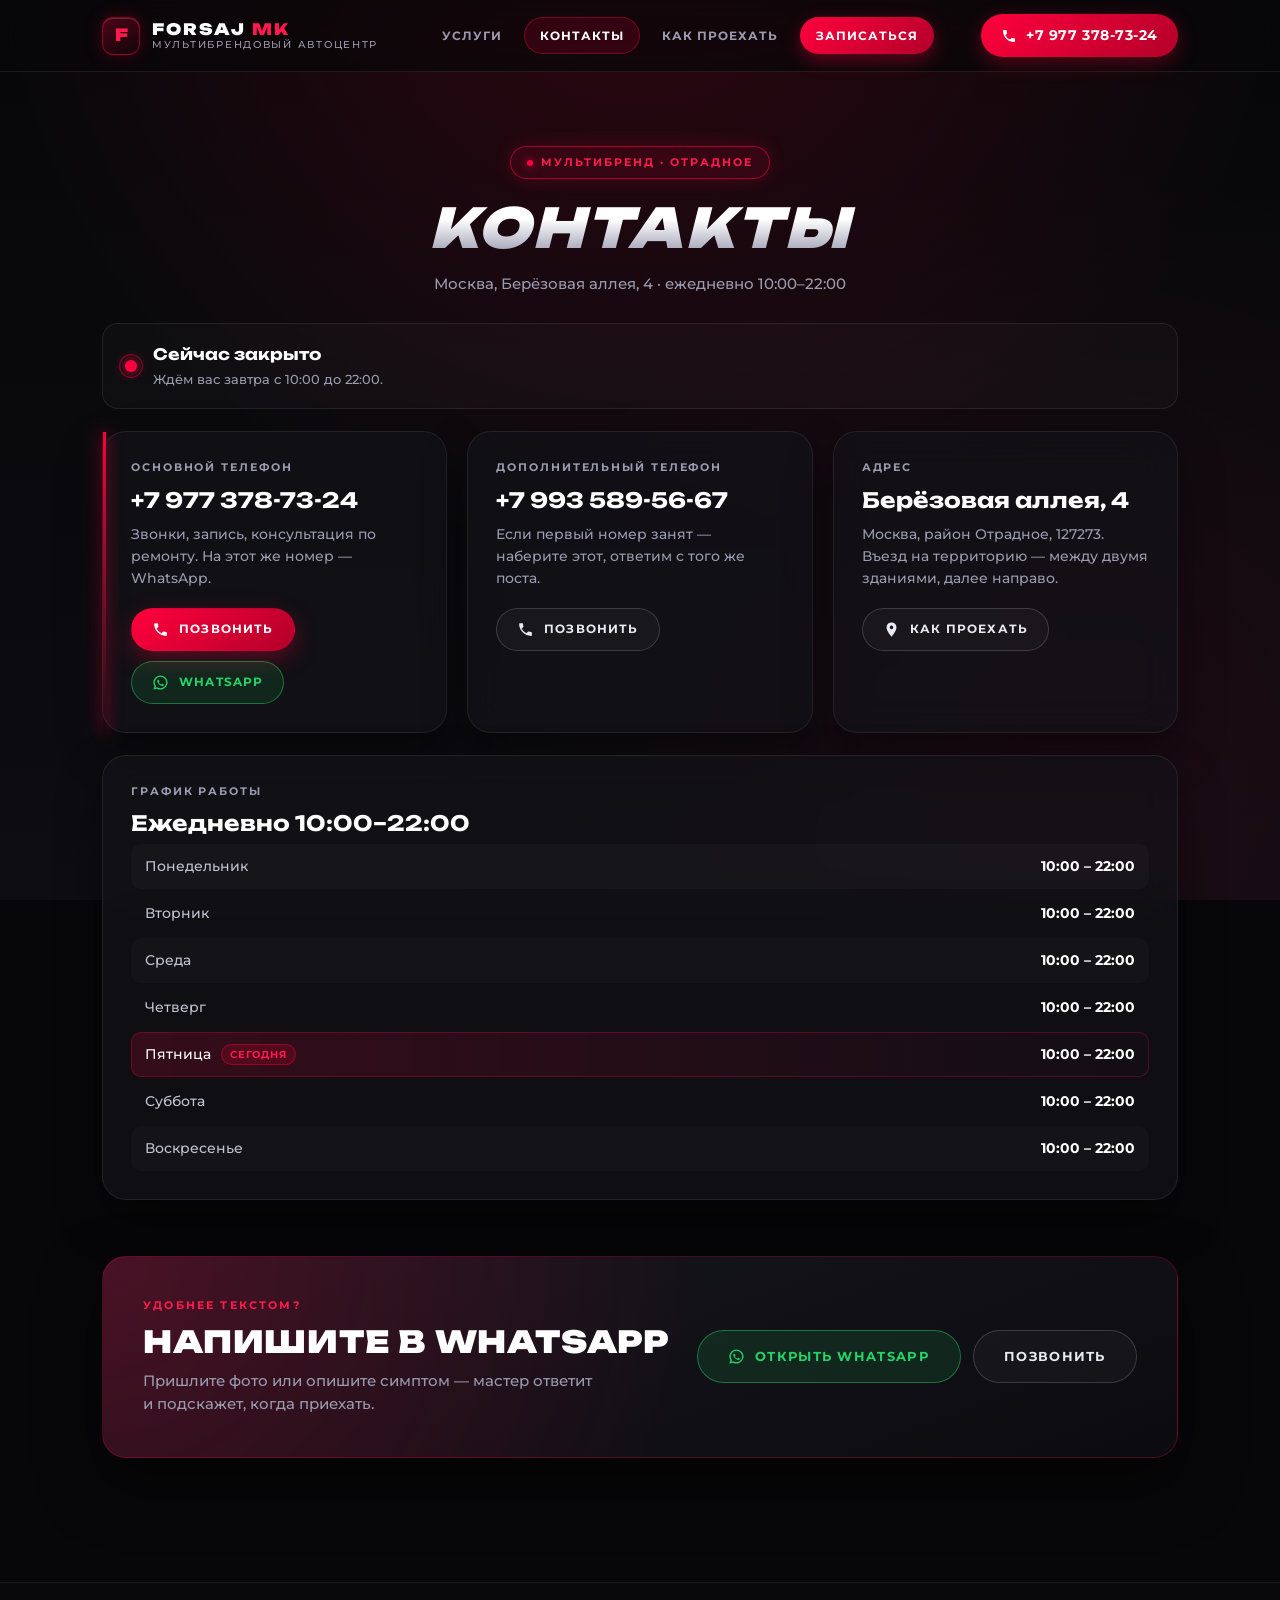
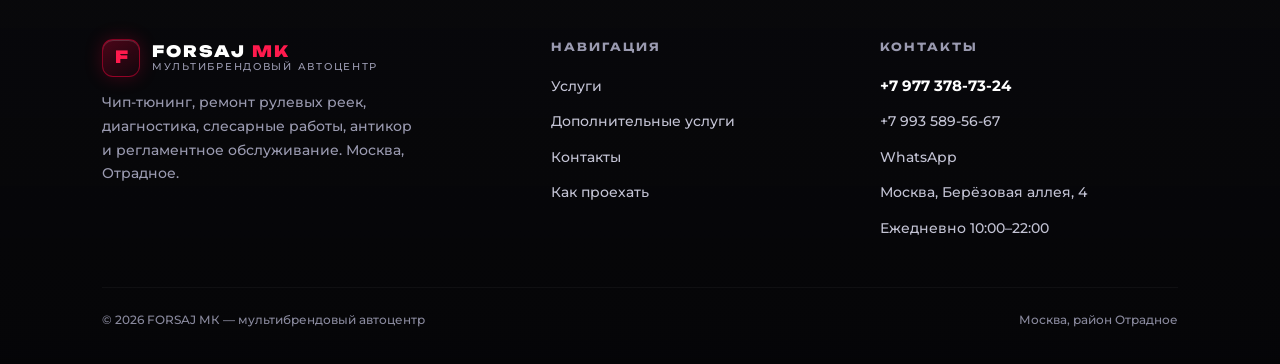
<file: forsaj_info/index.html>
<!DOCTYPE html>
<html lang="ru">
<head>
    <meta charset="utf-8">
    <title>Переход — FORSAJ МК</title>
    <meta name="robots" content="noindex, follow">
    <link rel="canonical" href="https://forsaj-mk.ru/contacts.html">
    <meta http-equiv="refresh" content="0; url=../contacts.html">
    <script>location.replace('../contacts.html');</script>
</head>
<body>
<p>Страница переехала: <a href="../contacts.html">FORSAJ МК — контакты</a>.</p>
</body>
</html>
</file>
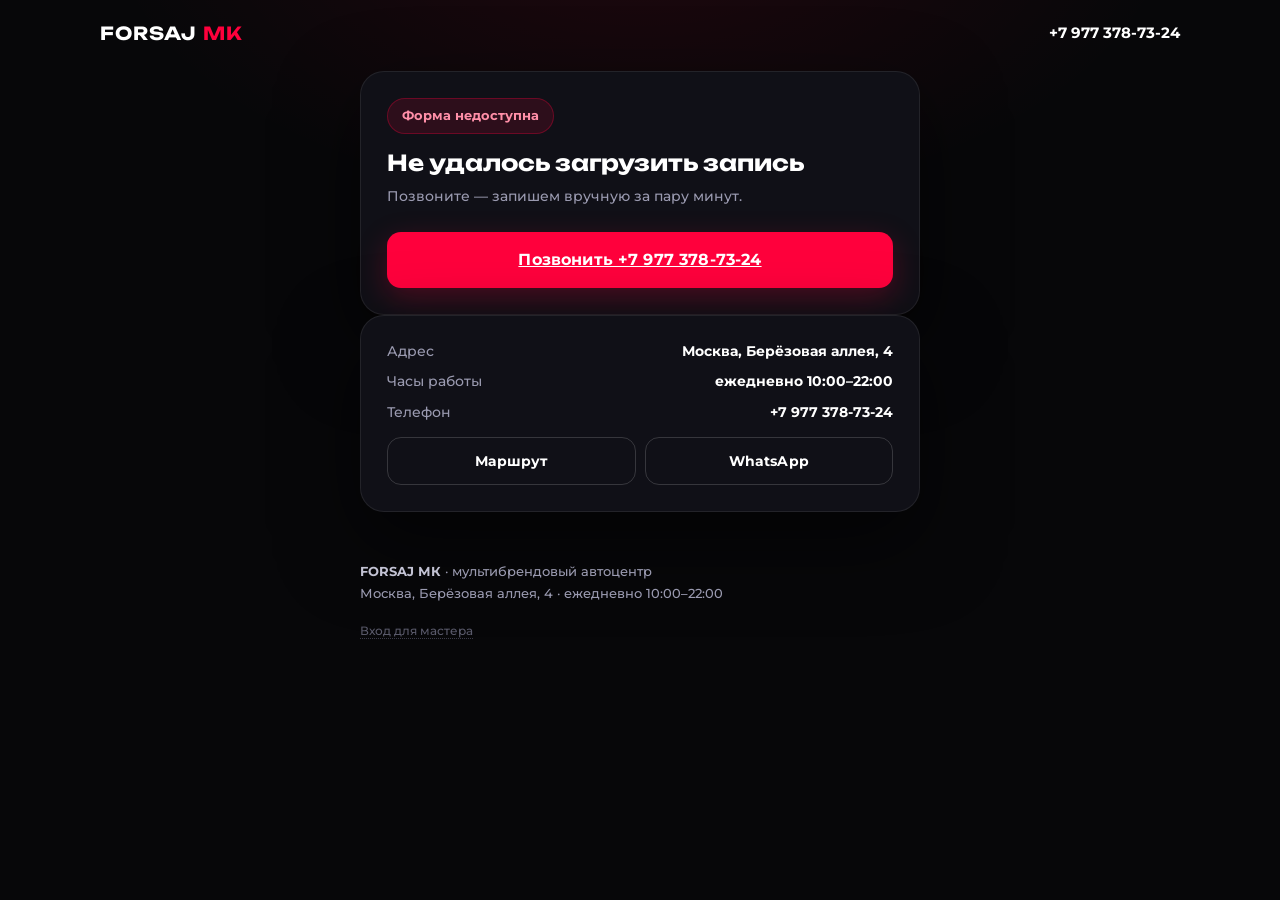
<file: booking.html>
<!DOCTYPE html>
<html lang="ru">
<head>
<meta charset="utf-8">
<meta name="viewport" content="width=device-width, initial-scale=1, viewport-fit=cover">
<title>Запись в сервис — FORSAJ МК, Берёзовая аллея, 4</title>
<meta name="description" content="Онлайн-запись в автосервис FORSAJ МК: диагностика, ТО, кузовной ремонт, покраска. Подтвердим время и стоимость.">
<link rel="stylesheet" href="assets/fonts/fonts.css">
<style>
  :root{
    --bg:#070709; --bg-soft:#0b0b10; --card:#101017;
    --line:rgba(255,255,255,.08); --line-strong:rgba(255,255,255,.16);
    --red:#ff003c; --red-bright:#ff1a4d; --red-soft:rgba(255,0,60,.12);
    --green:#00e676;
    --text:#fff; --muted:#9a9ab0; --muted-strong:#c3c3d4;
    --font-head:'Unbounded','Montserrat',system-ui,sans-serif;
    --font-body:'Montserrat',system-ui,-apple-system,'Segoe UI',sans-serif;
  }
  *{box-sizing:border-box; -webkit-tap-highlight-color:transparent}
  html,body{margin:0;padding:0}
  body{
    background:var(--bg); color:var(--text);
    font-family:var(--font-body); font-size:15px; line-height:1.5;
    -webkit-font-smoothing:antialiased;
    background-image:radial-gradient(900px 500px at 50% -10%, rgba(255,0,60,.10), transparent 60%);
    min-height:100vh; overflow-x:hidden;
    padding-bottom:env(safe-area-inset-bottom);
  }
  a{color:inherit}

  .bk-head{
    display:flex; align-items:center; justify-content:space-between; gap:16px;
    max-width:1120px; margin:0 auto; padding:20px 20px 0;
  }
  .bk-logo{font-family:var(--font-head); font-weight:700; font-size:18px; letter-spacing:.06em; text-decoration:none; white-space:nowrap}
  .bk-logo span{color:var(--red)}
  .bk-phone{font-weight:600; font-size:15px; text-decoration:none; white-space:nowrap}
  .bk-phone:hover{color:var(--red-bright)}

  .bk-wrap{max-width:600px; margin:0 auto; padding:24px 20px 40px}
  .bk-card{
    background:var(--card); border:1px solid var(--line);
    border-radius:24px; padding:26px;
    box-shadow:0 30px 80px rgba(0,0,0,.55);
  }
  .bk-kicker{
    display:inline-block; font-size:11px; letter-spacing:.14em; text-transform:uppercase;
    color:var(--red); border:1px solid rgba(255,0,60,.35); background:var(--red-soft);
    padding:6px 12px; border-radius:999px; margin-bottom:16px;
  }
  h1{font-family:var(--font-head); font-size:26px; line-height:1.2; margin:0 0 10px; font-weight:700}
  .bk-sub{color:var(--muted); font-size:14px; margin:0 0 24px; line-height:1.55}

  .bk-field{margin-bottom:18px}
  .bk-field > label{display:block; font-size:13px; font-weight:600; color:var(--muted-strong); margin-bottom:8px}
  .bk-hint{font-size:12px; color:var(--muted); margin-top:6px; line-height:1.45}

  /* карточка описания услуги */
  .bk-svcdesc{
    margin-top:10px; padding:13px 15px; border-radius:13px;
    background:rgba(255,255,255,.035); border:1px solid var(--line);
    font-size:13px; color:var(--muted-strong); line-height:1.55;
  }

  /* карточка контактов */
  .bk-info{display:flex; flex-direction:column; gap:11px}
  .bk-info__row{display:flex; justify-content:space-between; gap:16px; font-size:14px; line-height:1.4}
  .bk-info__row > span{color:var(--muted); flex-shrink:0}
  .bk-info__row > b{font-weight:600; text-align:right}
  .bk-info__row a{color:#fff; text-decoration:none; font-weight:600}
  .bk-info__row a:hover{color:var(--red-bright)}
  .bk-info__actions{display:flex; gap:9px; margin-top:4px}
  .bk-info__actions .bk-btn{flex:1; min-height:48px; font-size:14px; padding:12px 10px}

  input[type=text],input[type=tel],select,textarea{
    width:100%; font:inherit; font-size:16px; color:var(--text);
    background:var(--bg-soft); border:1px solid var(--line);
    border-radius:14px; padding:14px 16px; outline:none;
    transition:border-color .18s, box-shadow .18s;
    -webkit-appearance:none; appearance:none; min-height:52px;
  }
  input::placeholder,textarea::placeholder{color:#5f5f70}
  input:focus,select:focus,textarea:focus{
    border-color:rgba(255,0,60,.6);
    box-shadow:0 0 0 4px rgba(255,0,60,.12);
  }
  select{
    background-image:url("data:image/svg+xml;utf8,<svg xmlns='http://www.w3.org/2000/svg' width='14' height='9' fill='none'><path d='M1 1l6 6 6-6' stroke='%239a9ab0' stroke-width='2' stroke-linecap='round'/></svg>");
    background-repeat:no-repeat; background-position:right 18px center; padding-right:44px;
  }
  textarea{min-height:96px; resize:vertical}

  .bk-row{display:flex; gap:12px}
  .bk-row > *{flex:1; min-width:0}

  .bk-chips{display:flex; flex-wrap:wrap; gap:8px}
  .bk-chip{
    border:1px solid var(--line-strong); background:transparent; color:var(--muted-strong);
    border-radius:999px; padding:0 18px; min-height:48px; font:inherit; font-size:14px;
    display:inline-flex; align-items:center; justify-content:center; gap:8px;
    cursor:pointer; transition:all .16s;
  }
  .bk-chip:hover{border-color:rgba(255,255,255,.35); color:#fff}
  .bk-chip.is-on{background:var(--red); border-color:var(--red); color:#fff; font-weight:600}
  .bk-chip:disabled{opacity:.35; cursor:not-allowed}

  /* ---------- лента дней ---------- */
  .bk-days{
    display:flex; gap:8px; overflow-x:auto; padding:2px 2px 8px;
    scrollbar-width:none; -ms-overflow-style:none; -webkit-overflow-scrolling:touch;
    scroll-snap-type:x proximity;
  }
  .bk-days::-webkit-scrollbar{display:none}
  .bk-day{
    flex:0 0 auto; min-width:78px; padding:10px 12px; border-radius:16px;
    border:1px solid var(--line-strong); background:var(--bg-soft); color:var(--muted-strong);
    font:inherit; cursor:pointer; text-align:center; line-height:1.15;
    transition:all .16s; scroll-snap-align:start;
  }
  .bk-day b{display:block; font-size:17px; font-weight:700; color:#fff; letter-spacing:.01em}
  .bk-day small{display:block; font-size:11px; color:var(--muted); margin-top:3px; white-space:nowrap}
  .bk-day:hover{border-color:rgba(255,255,255,.35)}
  .bk-day.is-on{
    background:var(--red); border-color:var(--red);
    box-shadow:0 8px 24px rgba(255,0,60,.32);
  }
  .bk-day.is-on small{color:rgba(255,255,255,.85)}
  .bk-day:disabled{opacity:.28; cursor:not-allowed; background:transparent}

  .bk-btn{
    display:flex; align-items:center; justify-content:center; gap:10px; width:100%;
    border:0; border-radius:14px; min-height:56px; padding:16px 20px;
    font:inherit; font-size:16px; font-weight:700; letter-spacing:.01em;
    cursor:pointer; background:var(--red); color:#fff;
    box-shadow:0 10px 30px rgba(255,0,60,.25);
    transition:background .16s, transform .16s, box-shadow .16s;
  }
  .bk-btn:hover{background:var(--red-bright); box-shadow:0 14px 38px rgba(255,0,60,.35)}
  .bk-btn:active{transform:translateY(1px)}
  .bk-btn:disabled{background:#2a2a35; color:#6b6b7d; box-shadow:none; cursor:not-allowed}
  .bk-btn--ghost{
    background:transparent; color:var(--text); border:1px solid var(--line-strong);
    box-shadow:none; font-weight:600; text-decoration:none;
  }
  .bk-btn--ghost:hover{background:rgba(255,255,255,.05); box-shadow:none}

  .bk-submitbar{
    position:sticky; bottom:0; margin-top:8px; padding:12px 0 calc(8px + env(safe-area-inset-bottom));
    background:linear-gradient(to top, var(--card) 55%, rgba(16,16,23,.85) 78%, rgba(16,16,23,0));
  }

  .bk-notice{
    border-radius:14px; padding:14px 16px; font-size:14px; line-height:1.45; margin-bottom:18px;
    border:1px solid rgba(255,0,60,.35); background:var(--red-soft); color:#ffb3c4;
  }
  .bk-notice--ok{border-color:rgba(0,230,118,.3); background:rgba(0,230,118,.1); color:#8ff0c0}

  .bk-badge{
    display:inline-block; padding:7px 14px; border-radius:999px; font-size:13px; font-weight:600;
    background:rgba(0,230,118,.12); color:var(--green); border:1px solid rgba(0,230,118,.3);
    margin-bottom:16px;
  }
  .bk-kv{display:flex; justify-content:space-between; gap:16px; padding:13px 0; border-top:1px solid var(--line); font-size:14px}
  .bk-kv:first-of-type{border-top:0}
  .bk-kv span:first-child{color:var(--muted)}
  .bk-kv span:last-child{text-align:right; font-weight:600}

  .bk-foot{max-width:600px; margin:0 auto; padding:8px 20px 40px; color:var(--muted); font-size:13px; line-height:1.7}
  .bk-foot b{color:var(--muted-strong)}
  .bk-hidden{display:none !important}

  /* ---------- мобилка ---------- */
  @media (max-width:560px){
    body{font-size:14.5px}
    .bk-head{padding:14px 16px 0}
    .bk-logo{font-size:16px}
    .bk-phone{font-size:14px}
    .bk-wrap{padding:16px 12px 24px}
    .bk-card{padding:18px; border-radius:20px}
    h1{font-size:21px}
    .bk-sub{font-size:13.5px; margin-bottom:18px}
    .bk-field{margin-bottom:14px}
    .bk-row{gap:10px}
    input,select,textarea{min-height:50px; padding:13px 15px}
    .bk-chip{min-height:46px; padding:0 15px; font-size:13.5px}
    .bk-day{min-width:72px; padding:9px 10px}
    .bk-day b{font-size:16px}
    .bk-btn{min-height:54px; font-size:15.5px}
    .bk-kicker{margin-bottom:12px}
    .bk-kv{font-size:13.5px}
  }
  @media (max-width:380px){
    .bk-row{flex-direction:column}
    .bk-chip{font-size:13px; padding:0 12px}
  }
</style>
</head>
<body>

<header class="bk-head">
  <a class="bk-logo" href="index.html">FORSAJ <span>МК</span></a>
  <a class="bk-phone" href="tel:+79773787324">+7 977 378-73-24</a>
</header>

<main class="bk-wrap">

  <!-- ФОРМА -->
  <div class="bk-card" id="formView">
    <div class="bk-kicker">Онлайн-запись</div>
    <h1>Записаться в сервис</h1>
    <p class="bk-sub">Опишите задачу — подтвердим время, назовём цену и сроки. Отвечаем в течение 15 минут в рабочее время.</p>

    <div class="bk-notice bk-hidden" id="error"></div>

    <form id="form" novalidate>
      <div class="bk-field">
        <label for="service">Что нужно сделать?</label>
        <select id="service">
          <option value="">Не знаю — нужна консультация</option>
        </select>
        <div class="bk-hint" id="serviceHint"></div>
        <div class="bk-svcdesc bk-hidden" id="serviceDesc"></div>
      </div>

      <div class="bk-field">
        <label for="comment">Опишите проблему</label>
        <textarea id="comment" placeholder="Например: стучит справа на кочках, появилось после зимы"></textarea>
        <div class="bk-hint">Чем подробнее — тем точнее срок и цена</div>
      </div>

      <div class="bk-field">
        <label>Автомобиль</label>
        <div class="bk-row" id="carSelects">
          <select id="make" aria-label="Марка">
            <option value="">Марка</option>
          </select>
          <select id="model" aria-label="Модель" disabled>
            <option value="">Модель</option>
          </select>
        </div>
        <div class="bk-row bk-hidden" id="carCustom">
          <input type="text" id="makeCustom" placeholder="Марка" autocomplete="off">
          <input type="text" id="modelCustom" placeholder="Модель" autocomplete="off">
        </div>
      </div>

      <div class="bk-field">
        <label>Когда удобно?</label>
        <div class="bk-chips" id="chips">
          <button type="button" class="bk-chip is-on" data-when="asap">Скорее, как получится</button>
          <button type="button" class="bk-chip" data-when="date">Выбрать день</button>
        </div>

        <div class="bk-hidden" id="dateWrap" style="margin-top:14px">
          <div class="bk-days" id="days"></div>
          <select id="time" aria-label="Время" disabled>
            <option value="">Сначала выберите день</option>
          </select>
          <div class="bk-hint" id="whenHint"></div>
        </div>
      </div>

      <div class="bk-field">
        <label for="name">Ваше имя</label>
        <input type="text" id="name" placeholder="Как к вам обращаться" autocomplete="name">
      </div>

      <div class="bk-field">
        <label for="phone">Телефон</label>
        <input type="tel" id="phone" placeholder="+7 (900) 000-00-00" autocomplete="tel" inputmode="tel">
        <div class="bk-hint">Позвоним только по этой заявке</div>
      </div>

      <div class="bk-submitbar">
        <button class="bk-btn" type="submit" id="submitBtn">Отправить заявку</button>
        <div class="bk-hint" style="text-align:center;margin-top:10px">
          Нажимая кнопку, вы соглашаетесь на обработку персональных данных
        </div>
      </div>
    </form>
  </div>

  <!-- ГОТОВО -->
  <div class="bk-card bk-hidden" id="doneView">
    <div class="bk-badge">Заявка принята</div>
    <h1 style="font-size:22px">Спасибо, мы получили заявку</h1>
    <p class="bk-sub">Свяжемся с вами, чтобы подтвердить время и стоимость.</p>
    <div class="bk-kv"><span>Номер</span><span id="doneId">—</span></div>
    <div class="bk-kv"><span>Услуга</span><span id="doneService">—</span></div>
    <div class="bk-kv"><span>Когда</span><span id="doneWhen">—</span></div>
    <div style="margin-top:20px">
      <a class="bk-btn bk-btn--ghost" id="statusLink" href="#">Посмотреть статус заявки</a>
    </div>
    <div style="margin-top:9px">
      <a class="bk-btn bk-btn--ghost" href="https://yandex.ru/maps/?text=%D0%9C%D0%BE%D1%81%D0%BA%D0%B2%D0%B0%2C%20%D0%91%D0%B5%D1%80%D1%91%D0%B7%D0%BE%D0%B2%D0%B0%D1%8F%20%D0%B0%D0%BB%D0%BB%D0%B5%D1%8F%2C%204" target="_blank" rel="noopener">Как добраться</a>
    </div>
  </div>

  <!-- ОШИБКА ЗАГРУЗКИ -->
  <div class="bk-card bk-hidden" id="failView">
    <div class="bk-badge" style="background:rgba(255,0,60,.12);color:#ff8fa8;border-color:rgba(255,0,60,.3)">Форма недоступна</div>
    <h1 style="font-size:22px">Не удалось загрузить запись</h1>
    <p class="bk-sub">Позвоните — запишем вручную за пару минут.</p>
    <a class="bk-btn" href="tel:+79773787324">Позвонить +7 977 378-73-24</a>
  </div>

  <!-- КОНТАКТЫ -->
  <div class="bk-card bk-info">
    <div class="bk-info__row"><span>Адрес</span><b>Москва, Берёзовая аллея, 4</b></div>
    <div class="bk-info__row"><span>Часы работы</span><b id="infoHours">ежедневно 10:00–22:00</b></div>
    <div class="bk-info__row"><span>Телефон</span><a href="tel:+79773787324">+7 977 378-73-24</a></div>
    <div class="bk-info__actions">
      <a class="bk-btn bk-btn--ghost" href="https://yandex.ru/maps/?text=%D0%9C%D0%BE%D1%81%D0%BA%D0%B2%D0%B0%2C%20%D0%91%D0%B5%D1%80%D1%91%D0%B7%D0%BE%D0%B2%D0%B0%D1%8F%20%D0%B0%D0%BB%D0%BB%D0%B5%D1%8F%2C%204" target="_blank" rel="noopener">Маршрут</a>
      <a class="bk-btn bk-btn--ghost" href="https://wa.me/79773787324" target="_blank" rel="noopener">WhatsApp</a>
    </div>
  </div>

</main>

<footer class="bk-foot">
  <b>FORSAJ МК</b> · мультибрендовый автоцентр<br>
  Москва, Берёзовая аллея, 4 · ежедневно <span id="footHours">10:00–22:00</span>
  <div style="margin-top:14px">
    <a href="#" id="adminLink" style="color:#5a5a6b;font-size:12px;text-decoration:none;border-bottom:1px dotted #3a3a48">
      Вход для мастера
    </a>
  </div>
</footer>

<script>
/* ============================================================
   АДРЕС СЕРВЕРА ЗАПИСИ.
   1) Локальный предпросмотр — определится сам.
   2) Публичный сайт — впиши HTTPS-адрес сервера в PUBLIC_API.
   ============================================================ */
var PUBLIC_API = 'https://helena-required-psychiatry-raw.trycloudflare.com';

var API_BASE = (function () {
  var h = location.hostname;
  var local = (h === 'localhost' || h === '127.0.0.1');
  if (local && location.port === '3000') return '';
  if (local) return 'http://localhost:3000';
  return PUBLIC_API;
})();

(function () {
  'use strict';

  var $ = function (id) { return document.getElementById(id); };
  var WHEN = 'asap';
  var SELECTED_DATE = null;
  var SERVICES = [];
  var WORK = { opens: '10:00', closes: '22:00' };
  var LEAD_MIN = 60;
  var STEP = 30;
  var DAYS_AHEAD = 14;

  var MONTHS = ['янв','фев','мар','апр','май','июн','июл','авг','сен','окт','ноя','дек'];
  var WEEKDAYS = ['вс','пн','вт','ср','чт','пт','сб'];

  /* ---------------- марки и модели ---------------- */
  var CARS = {
    'Lada': ['Granta','Vesta','Niva Legend','Niva Travel','Largus','XRAY','Priora','Kalina','2107','2110','2114','2115','2121'],
    'Toyota': ['Camry','Corolla','RAV4','Land Cruiser','Land Cruiser Prado','Highlander','C-HR','Avensis','Yaris','Prius','Fortuner','Alphard'],
    'Kia': ['Rio','Sportage','Ceed','Cerato','Optima','Sorento','Soul','K5','XCeed','Seltos','Stinger','Picanto','Carnival'],
    'Hyundai': ['Solaris','Creta','Tucson','Santa Fe','Elantra','Accent','ix35','i30','Sonata','Palisade','Bayon','Staria'],
    'Volkswagen': ['Polo','Golf','Passat','Tiguan','Touareg','Jetta','Arteon','Teramont','T-Roc','Caddy','Multivan','Amarok'],
    'Skoda': ['Octavia','Rapid','Kodiaq','Karoq','Superb','Fabia','Yeti','Scala','Kamiq'],
    'Renault': ['Logan','Sandero','Duster','Kaptur','Arkana','Megane','Scenic','Espace','Clio','Latitude'],
    'Nissan': ['Qashqai','X-Trail','Almera','Teana','Juke','Murano','Pathfinder','Note','Tiida','Patrol','Micra','Terrano'],
    'Ford': ['Focus','Mondeo','Kuga','Explorer','Fiesta','Transit','Ranger','S-Max','Galaxy','EcoSport','Mustang'],
    'Chevrolet': ['Cruze','Aveo','Lacetti','Captiva','Orlando','Tahoe','Camaro','Spark','Niva','Trailblazer','Malibu'],
    'BMW': ['1 Series','2 Series','3 Series','4 Series','5 Series','6 Series','7 Series','8 Series','X1','X2','X3','X4','X5','X6','X7','M3','M5','i3','iX','Z4'],
    'Mercedes-Benz': ['A-Class','B-Class','C-Class','E-Class','S-Class','CLA','CLS','GLA','GLB','GLC','GLE','GLS','G-Class','V-Class','Sprinter','Vito','AMG GT'],
    'Audi': ['A1','A3','A4','A5','A6','A7','A8','Q2','Q3','Q5','Q7','Q8','TT','e-tron','RS'],
    'Mazda': ['3','6','CX-3','CX-30','CX-5','CX-7','CX-9','CX-60','MX-5'],
    'Mitsubishi': ['Lancer','Outlander','ASX','Pajero','Pajero Sport','Eclipse Cross','L200','Space Star','Galant'],
    'Honda': ['Civic','Accord','CR-V','Pilot','Fit','Jazz','HR-V','Element','Legend'],
    'Subaru': ['Forester','Outback','Impreza','Legacy','XV','Crosstrek','Tribeca','WRX'],
    'Suzuki': ['Vitara','SX4','Jimny','Grand Vitara','Swift','Ignis','S-Cross'],
    'Peugeot': ['308','408','508','2008','3008','5008','Partner','Boxer','Expert'],
    'Citroen': ['C3','C4','C5','Berlingo','Jumpy','Jumper','C4 Picasso','C5 Aircross'],
    'Opel': ['Astra','Insignia','Corsa','Mokka','Zafira','Vectra','Meriva','Antara'],
    'Daewoo': ['Nexia','Matiz','Lanos','Espero','Leganza'],
    'Ravon': ['R2','R4','Nexia','Gentra'],
    'Datsun': ['on-DO','mi-DO'],
    'Chery': ['Tiggo 4','Tiggo 7 Pro','Tiggo 8 Pro','Tiggo 9','Arrizo 8','Arrizo 6','Explore 06'],
    'Haval': ['Jolion','F7','F7x','Dargo','H9','H5','M6'],
    'Geely': ['Coolray','Atlas','Atlas Pro','Tugella','Monjaro','Emgrand','Cityray','Okavango'],
    'Exeed': ['TXL','VX','LX','RX','Stellar'],
    'Changan': ['CS35 Plus','CS55 Plus','CS75 Plus','UNI-K','UNI-T','Alsvin','Lamore','Hunter','Eado'],
    'Omoda': ['C5','S5'],
    'Jaecoo': ['J7','J8'],
    'Tank': ['300','500','700'],
    'Lifan': ['Solano','X50','X60','X70','Smily','Breez'],
    'Great Wall': ['Hover H3','Hover H5','Wingle','Poer'],
    'UAZ': ['Patriot','Hunter','Bukhanka','Pickup','Profi'],
    'GAZ': ['Gazelle Next','Gazelle Business','Sobol','Valdai','Next'],
    'Moskvich': ['3','3e','6'],
    'Evolute': ['i-Joy','i-Pro','i-Sky'],
    'Tesla': ['Model 3','Model Y','Model S','Model X'],
    'Volvo': ['S60','S80','S90','XC40','XC60','XC90','V40','V60','V90','C40'],
    'Land Rover': ['Discovery','Discovery Sport','Range Rover','Range Rover Sport','Range Rover Evoque','Range Rover Velar','Defender','Freelander'],
    'Jaguar': ['XF','XE','XJ','F-Pace','E-Pace','F-Type'],
    'Infiniti': ['Q30','Q50','Q60','Q70','QX30','QX50','QX60','QX70','QX80','FX','EX'],
    'Lexus': ['IS','ES','GS','LS','NX','RX','GX','LX','UX','CT','RC','LC'],
    'Acura': ['MDX','RDX','TLX','ILX','NSX'],
    'Cadillac': ['CTS','ATS','XT4','XT5','XT6','Escalade','SRX'],
    'Chrysler': ['300C','PT Cruiser','Town & Country','Sebring'],
    'Dodge': ['Caliber','Journey','Charger','Challenger','Durango','Nitro','Caravan'],
    'Jeep': ['Grand Cherokee','Cherokee','Compass','Renegade','Wrangler','Liberty','Patriot'],
    'Fiat': ['Albea','Punto','Linea','Ducato','Doblo','500'],
    'Alfa Romeo': ['Giulia','Stelvio','Giulietta','MiTo','159','Brera'],
    'Mini': ['Cooper','Countryman','Clubman','Paceman'],
    'Porsche': ['911','Cayenne','Macan','Panamera','Taycan','Boxster','Cayman'],
    'Saab': ['9-3','9-5','9-7X'],
    'SEAT': ['Leon','Ibiza','Altea','Toledo','Ateca','Arona','Tarraco'],
    'Smart': ['Fortwo','Forfour'],
    'SsangYong': ['Actyon','Kyron','Rexton','Rodius','Tivoli','Korando'],
    'Isuzu': ['D-Max','MU-X','Trooper','Bighorn'],
    'Daihatsu': ['Terios','Sirion','Cuore','Materia'],
    'BYD': ['Song Plus','Han','Tang','Seal','Dolphin','Atto 3','Yuan Plus'],
    'Zeekr': ['001','009','X','007'],
    'Li Auto': ['L7','L8','L9','ONE'],
    'Voyah': ['Free','Dreamer','Passion'],
    'Hongqi': ['H5','H9','HS5','HS7','E-HS9'],
    'Jetour': ['X70','X90','Dashing','T2','X50'],
    'FAW': ['Besturn B30','Besturn B50','V5','Oley'],
    'Dongfeng': ['AX7','H30','S30','Rich'],
    'Foton': ['Tunland','Sauvana','View'],
    'Zotye': ['T600','Coupa','Z300'],
    'Haima': ['M3','M7','S5'],
    'Brilliance': ['V5','H230','H530','M2']
  };
  var OTHER = '__other';

  /* ---------------- утилиты ---------------- */
  function pad(n) { return String(n).padStart(2, '0'); }
  function todayStr() {
    var d = new Date();
    return d.getFullYear() + '-' + pad(d.getMonth() + 1) + '-' + pad(d.getDate());
  }
  function shiftDate(iso, days) {
    var p = iso.split('-');
    var d = new Date(Number(p[0]), Number(p[1]) - 1, Number(p[2]) + days);
    return d.getFullYear() + '-' + pad(d.getMonth() + 1) + '-' + pad(d.getDate());
  }
  function toMin(hhmm) {
    var p = String(hhmm).split(':');
    return Number(p[0]) * 60 + Number(p[1]);
  }
  function fromMin(m) { return pad(Math.floor(m / 60)) + ':' + pad(m % 60); }
  function nowMin() { var d = new Date(); return d.getHours() * 60 + d.getMinutes(); }
  function lastSlotMin() { return toMin(WORK.closes) - STEP; }

  function show(el) { el.classList.remove('bk-hidden'); }
  function hide(el) { el.classList.add('bk-hidden'); }

  function showError(msg) {
    var el = $('error');
    el.textContent = msg;
    show(el);
    el.scrollIntoView({ behavior: 'smooth', block: 'center' });
  }

  function fmtDuration(min) {
    if (min < 60) return min + ' мин';
    var h = Math.round((min / 60) * 10) / 10;
    return h + ' ч';
  }

  /* ---------------- дата и время ---------------- */
  var AVAIL = {};

  function apiUrl(path, params) {
    var parts = [];
    Object.keys(params).forEach(function (k) {
      var v = params[k];
      if (v !== '' && v !== null && v !== undefined) {
        parts.push(encodeURIComponent(k) + '=' + encodeURIComponent(v));
      }
    });
    return API_BASE + path + (parts.length ? '?' + parts.join('&') : '');
  }

  function dayChipHtml(iso) {
    var p = iso.split('-').map(Number);
    var d = new Date(p[0], p[1] - 1, p[2]);
    var label;
    if (iso === todayStr()) label = 'сегодня';
    else if (iso === shiftDate(todayStr(), 1)) label = 'завтра';
    else label = MONTHS[p[1] - 1] + ', ' + WEEKDAYS[d.getDay()];
    return { big: p[2], small: label };
  }

  async function refreshAvailability() {
    var serviceId = $('service').value || '';
    try {
      var r = await fetch(apiUrl('/api/public/availability', { days: DAYS_AHEAD, service_id: serviceId }), { cache: 'no-store' });
      if (!r.ok) throw new Error('bad');
      var data = await r.json();
      AVAIL = {};
      (data.days || []).forEach(function (d) { AVAIL[d.date] = d.free; });
      buildDays();
    } catch (e) {
      $('whenHint').textContent = 'Не удалось загрузить расписание. Обновите страницу.';
    }
  }

  function buildDays() {
    var box = $('days');
    box.innerHTML = '';
    var keep = SELECTED_DATE;
    SELECTED_DATE = null;
    var firstOk = null;

    for (var i = 0; i < DAYS_AHEAD; i++) {
      var iso = shiftDate(todayStr(), i);
      var free = AVAIL[iso] || 0;
      var chip = dayChipHtml(iso);

      var btn = document.createElement('button');
      btn.type = 'button';
      btn.className = 'bk-day';
      btn.dataset.date = iso;
      btn.disabled = free <= 0;
      btn.innerHTML = '<b>' + chip.big + '</b><small>' + chip.small + '</small>';
      btn.addEventListener('click', onDayClick);
      box.appendChild(btn);

      if (free > 0 && !firstOk) firstOk = iso;
    }

    var target = (keep && AVAIL[keep] > 0) ? keep : firstOk;
    if (target) {
      selectDay(target);
    } else {
      $('time').innerHTML = '<option value="">Нет свободных дней</option>';
      $('time').disabled = true;
      $('whenHint').textContent = 'Свободных дней нет. Позвоните — подберём время вручную.';
    }
  }

  function selectDay(iso) {
    SELECTED_DATE = iso;
    var all = $('days').querySelectorAll('.bk-day');
    for (var i = 0; i < all.length; i++) {
      all[i].classList.toggle('is-on', all[i].dataset.date === iso);
    }
    var act = $('days').querySelector('.bk-day.is-on');
    if (act) act.scrollIntoView({ block: 'nearest', inline: 'center' });
    loadSlots(iso);
  }

  function onDayClick(e) {
    var btn = e.currentTarget;
    if (btn.disabled) return;
    selectDay(btn.dataset.date);
  }

  async function loadSlots(iso) {
    var sel = $('time');
    sel.innerHTML = '<option value="">Загружаем…</option>';
    sel.disabled = true;

    try {
      var r = await fetch(apiUrl('/api/public/slots', { date: iso, service_id: $('service').value || '' }), { cache: 'no-store' });
      if (!r.ok) throw new Error('bad');
      var data = await r.json();

      sel.innerHTML = '';
      if (!data.slots || !data.slots.length) {
        sel.innerHTML = '<option value="">Нет свободного времени</option>';
        $('whenHint').textContent = 'На этот день всё занято. Выберите другой.';
        return;
      }

      data.slots.forEach(function (t) {
        var o = document.createElement('option');
        o.value = t;
        o.textContent = t;
        sel.appendChild(o);
      });
      sel.disabled = false;
      $('whenHint').textContent = 'Работаем ' + WORK.opens + '–' + WORK.closes +
        '. Показаны только свободные часы.';
    } catch (e) {
      sel.innerHTML = '<option value="">Ошибка загрузки</option>';
      $('whenHint').textContent = 'Не удалось загрузить время. Обновите страницу.';
    }
  }

  /* ---------------- марки ---------------- */
  function buildMakes() {
    var sel = $('make');
    Object.keys(CARS).sort(function (a, b) { return a.localeCompare(b, 'ru'); }).forEach(function (brand) {
      var o = document.createElement('option');
      o.value = brand;
      o.textContent = brand;
      sel.appendChild(o);
    });
    var o = document.createElement('option');
    o.value = OTHER;
    o.textContent = 'Другая марка…';
    sel.appendChild(o);
  }

  function syncModels() {
    var make = $('make').value;
    var modelSel = $('model');

    if (make === OTHER) {
      hide($('carSelects'));
      show($('carCustom'));
      return;
    }
    show($('carSelects'));
    hide($('carCustom'));

    modelSel.innerHTML = '<option value="">Модель</option>';
    if (!make || !CARS[make]) {
      modelSel.disabled = true;
      return;
    }
    CARS[make].forEach(function (m) {
      var o = document.createElement('option');
      o.value = m;
      o.textContent = m;
      modelSel.appendChild(o);
    });
    modelSel.disabled = false;
  }

  /* ---------------- телефон ---------------- */
  function formatPhone(value) {
    var d = String(value).replace(/\D/g, '');
    if (!d) return '';
    if (d.charAt(0) === '8') d = '7' + d.slice(1);
    if (d.charAt(0) !== '7') d = '7' + d;
    d = d.slice(0, 11);

    var out = '+7';
    if (d.length > 1) out += ' (' + d.slice(1, 4);
    if (d.length >= 5) out += ') ' + d.slice(4, 7);
    if (d.length >= 8) out += '-' + d.slice(7, 9);
    if (d.length >= 10) out += '-' + d.slice(9, 11);
    return out;
  }

  function digitsCount(v) { return String(v).replace(/\D/g, '').length; }

  /* ---------------- данные с сервера ---------------- */
  function loadInfo() {
    fetch(API_BASE + '/api/public/info', { cache: 'no-store' })
      .then(function (r) { if (!r.ok) throw new Error('bad'); return r.json(); })
      .then(function (data) {
        SERVICES = data.services || [];
        if (data.tenant && data.tenant.work_opens) {
          WORK.opens = data.tenant.work_opens;
          WORK.closes = data.tenant.work_closes;
        }
        $('footHours').textContent = WORK.opens + '–' + WORK.closes;
        if ($('infoHours')) {
          $('infoHours').textContent = 'ежедневно ' + WORK.opens + '–' + WORK.closes;
        }

        var select = $('service');
        var groups = {}, order = [];
        SERVICES.forEach(function (s) {
          var c = s.category || 'Прочее';
          if (!groups[c]) { groups[c] = []; order.push(c); }
          groups[c].push(s);
        });
        order.forEach(function (c) {
          var og = document.createElement('optgroup');
          og.label = c;
          groups[c].forEach(function (s) {
            var opt = document.createElement('option');
            opt.value = s.id;
            opt.textContent = s.title + (s.price_from ? ' — от ' + s.price_from.toLocaleString('ru-RU') + ' ₽' : '');
            og.appendChild(opt);
          });
          select.appendChild(og);
        });

        buildMakes();
        syncModels();
        updateHint();
      })
      .catch(function () {
        hide($('formView'));
        show($('failView'));
      });
  }

  function updateHint() {
    var id = $('service').value;
    var s = SERVICES.filter(function (x) { return x.id === id; })[0];
    var hint = $('serviceHint');
    var desc = $('serviceDesc');

    if (!s) {
      hint.textContent = '';
      desc.textContent = '';
      desc.classList.add('bk-hidden');
      return;
    }

    var parts = [];
    if (s.duration_min) parts.push('≈' + fmtDuration(s.duration_min));
    parts.push(s.price_from ? 'от ' + s.price_from.toLocaleString('ru-RU') + ' ₽' : 'цена после диагностики');
    hint.textContent = parts.join(' · ');

    if (s.description) {
      desc.textContent = s.description;
      desc.classList.remove('bk-hidden');
    } else {
      desc.textContent = '';
      desc.classList.add('bk-hidden');
    }
  }

  /* ---------------- события ---------------- */
  $('chips').addEventListener('click', function (e) {
    var chip = e.target.closest('.bk-chip');
    if (!chip || chip.disabled) return;
    var all = $('chips').querySelectorAll('.bk-chip');
    for (var i = 0; i < all.length; i++) all[i].classList.remove('is-on');
    chip.classList.add('is-on');
    WHEN = chip.dataset.when;

    var byDate = (WHEN === 'date');
    $('dateWrap').classList.toggle('bk-hidden', !byDate);
    if (byDate) {
      refreshAvailability();
      $('time').focus();
    }
  });

  $('make').addEventListener('change', syncModels);
  $('service').addEventListener('change', function () {
    updateHint();
    if (!$('dateWrap').classList.contains('bk-hidden')) refreshAvailability();
  });

  $('phone').addEventListener('input', function () {
    var before = this.value;
    var digitsBefore = digitsCount(before);
    var formatted = formatPhone(before);

    // не даём маске «дописывать» цифры, когда пользователь стирает
    if (formatted !== before && digitsCount(formatted) >= digitsBefore) {
      this.value = formatted;
      try { this.setSelectionRange(formatted.length, formatted.length); } catch (err) {}
    }
  });

  function whenHuman(when, date, time) {
    if (when === 'today') return 'сегодня';
    if (when === 'tomorrow') return 'завтра';
    if (when === 'date' && date) {
      var p = date.split('-');
      return p[2] + '.' + p[1] + '.' + p[0] + (time ? ' в ' + time : '');
    }
    return 'как можно скорее';
  }

  $('form').addEventListener('submit', function (e) {
    e.preventDefault();
    hide($('error'));

    var name = $('name').value.trim();
    var phone = $('phone').value.trim();
    var time = $('time').value;

    if (!name) return showError('Укажите, как к вам обращаться.');
    if (digitsCount(phone) < 11) return showError('Телефон нужен полностью — 11 цифр, начиная с +7.');
    if (WHEN === 'date') {
      if (!SELECTED_DATE) return showError('Выберите день.');
      if (!time) return showError('Выберите время — или нажмите «Скорее», если готовы на любой слот.');
    }

    var make, model;
    if ($('make').value === OTHER) {
      make = $('makeCustom').value.trim();
      model = $('modelCustom').value.trim();
    } else {
      make = $('make').value;
      model = $('model').value;
    }

    var btn = $('submitBtn');
    btn.disabled = true;
    btn.textContent = 'Отправляем…';

    fetch(API_BASE + '/api/public/requests', {
      method: 'POST',
      headers: { 'Content-Type': 'application/json' },
      body: JSON.stringify({
        name: name,
        phone: phone,
        service_id: $('service').value || null,
        comment: $('comment').value.trim(),
        make: make,
        model: model,
        when: WHEN,
        date: WHEN === 'date' ? SELECTED_DATE : null,
        time: WHEN === 'date' ? time : null
      })
    })
      .then(function (r) { return r.json().then(function (d) { return { ok: r.ok, d: d }; }); })
      .then(function (res) {
        if (!res.ok) throw new Error(res.d.error || 'Не удалось отправить заявку');

        $('doneId').textContent = '#' + res.d.id.slice(0, 8).toUpperCase();
        var sel = $('service');
        $('doneService').textContent = sel.value ? sel.options[sel.selectedIndex].text : 'Консультация';
        $('doneWhen').textContent = whenHuman(WHEN, SELECTED_DATE, time);
        $('statusLink').href = API_BASE + '/t/' + res.d.token;

        hide($('formView'));
        show($('doneView'));
        window.scrollTo({ top: 0, behavior: 'smooth' });
      })
      .catch(function (err) {
        showError(err.message || 'Не удалось отправить заявку. Позвоните нам.');
        btn.disabled = false;
        btn.textContent = 'Отправить заявку';
      });
  });

  loadInfo();

  // ссылка в кабинет ведёт на домен сервера — иначе браузер не сохранит сессию
  (function () {
    var link = $('adminLink');
    if (link) link.href = API_BASE + '/admin';
  })();
})();
</script>
</body>
</html>
</file>
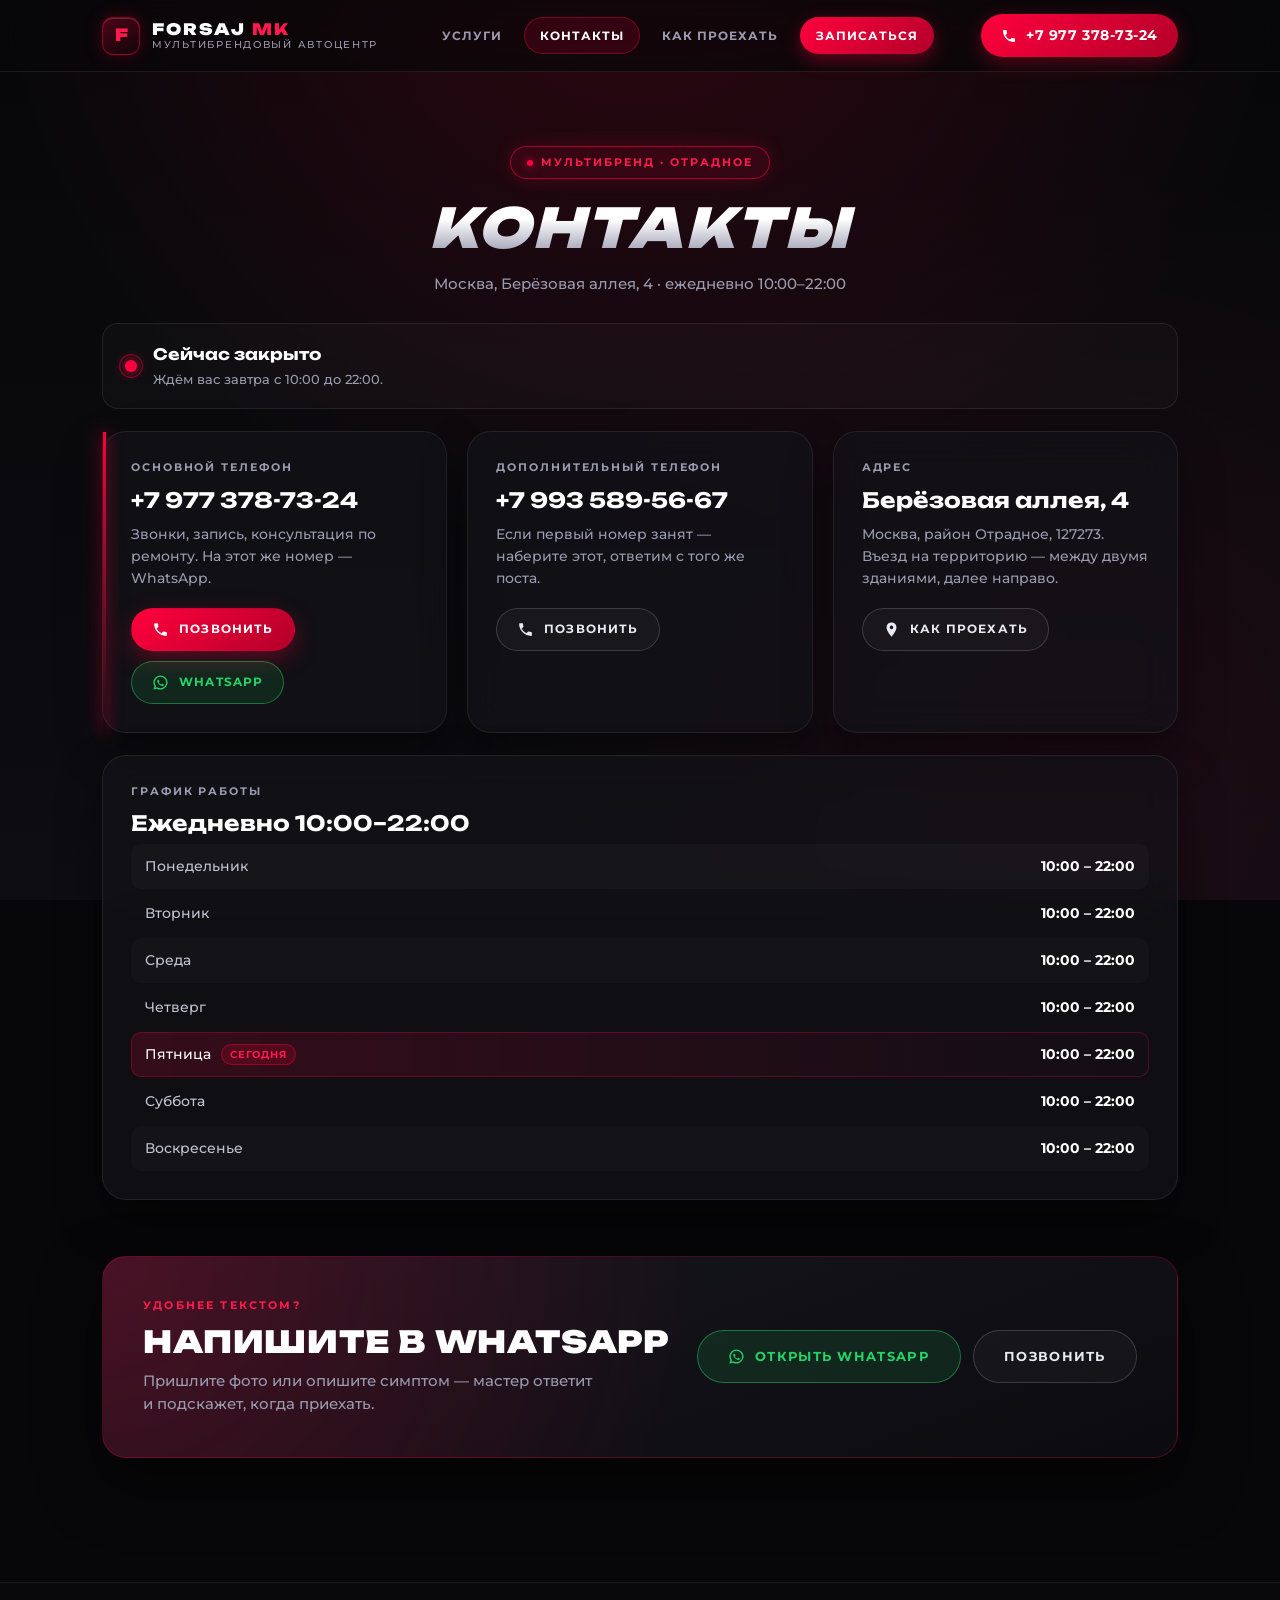
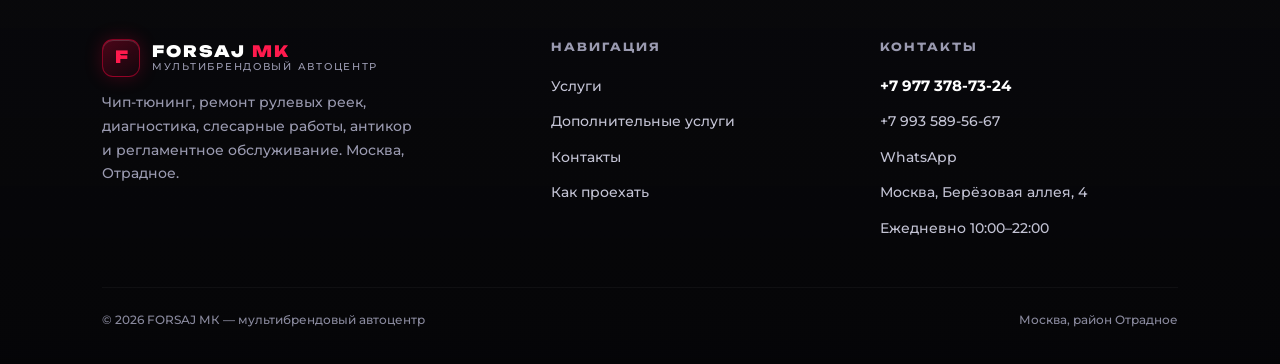
<file: contacts.html>
<!DOCTYPE html>
<html lang="ru">
<head>
    <meta charset="utf-8">
    <meta name="viewport" content="width=device-width, initial-scale=1">
    <title>Контакты FORSAJ МК — автоцентр на Берёзовой аллее, 4 в Москве</title>
    <meta name="description" content="Контакты автоцентра FORSAJ МК: +7 977 378-73-24, +7 993 589-56-67, WhatsApp. Москва, Берёзовая аллея, 4 (Отрадное). Работаем ежедневно с 10:00 до 22:00.">
    <link rel="canonical" href="https://forsajmk.ru/contacts.html">
    <meta name="theme-color" content="#070709">
    <meta name="format-detection" content="telephone=no">
    <script>document.documentElement.classList.add('js');</script>

    <meta property="og:type" content="website">
    <meta property="og:site_name" content="FORSAJ МК">
    <meta property="og:locale" content="ru_RU">
    <meta property="og:title" content="Контакты FORSAJ МК">
    <meta property="og:description" content="Телефоны, WhatsApp, адрес и режим работы автоцентра FORSAJ МК. Москва, Берёзовая аллея, 4.">
    <meta property="og:url" content="https://forsajmk.ru/contacts.html">
    <meta property="og:image" content="https://forsajmk.ru/assets/img/og-image.jpg">
    <meta name="twitter:card" content="summary_large_image">

    <link rel="icon" href="assets/img/icon-512.png" type="image/png">
    <link rel="apple-touch-icon" href="assets/img/apple-touch-icon.png">
    <link rel="stylesheet" href="assets/fonts/fonts.css">
    <link rel="stylesheet" href="assets/css/style.css">
<style>
/* Кнопка «Запись» в навигации */
.header-nav__link--cta {
    color: #fff;
    background: linear-gradient(135deg, #ff003c 0%, #b3002a 100%);
    box-shadow: 0 6px 18px rgba(255, 0, 60, .35);
}
.header-nav__link--cta:hover {
    color: #fff;
    background: linear-gradient(135deg, #ff1a4d 0%, #c40030 100%);
    box-shadow: 0 10px 26px rgba(255, 0, 60, .55);
    transform: translateY(-1px);
}
.dock__item--cta {
    color: #fff;
    background: linear-gradient(135deg, #ff003c 0%, #b3002a 100%);
    box-shadow: 0 6px 18px rgba(255, 0, 60, .38);
}
.dock__item--cta svg { fill: #fff; }
.dock__item--cta:hover { color: #fff; }

/* Нижнее меню: четыре пункта должны влезать */
@media (max-width: 860px) {
    .dock {
        width: min(400px, calc(100% - 12px));
    }
    .dock .dock__item {
        padding: 6px 9px;
    }
    .dock .dock__item span {
        font-size: .54rem;
        letter-spacing: .04em;
    }
    .dock .dock__item svg {
        width: 19px;
        height: 19px;
        margin-bottom: 2px;
    }
}
@media (max-width: 420px) {
    /* на узких экранах убираем декоративные «траки», чтобы освободить место */
    .dock .dock__tread {
        display: none;
    }
    .dock {
        width: calc(100% - 12px);
    }
    .dock .dock__item {
        padding: 6px 7px;
    }
    .dock .dock__item span {
        font-size: .5rem;
        letter-spacing: .02em;
    }
}
</style>
</head>
<body>
<a class="skip-link" href="#main">Перейти к содержанию</a>

<header class="site-header">
    <div class="site-header__inner">
        <a class="brand" href="index.html" aria-label="FORSAJ МК — на главную">
            <span class="brand__mark" aria-hidden="true">F</span>
            <span class="brand__text">
                <span class="brand__name">FORSAJ <em>МК</em></span>
                <span class="brand__descr">Мультибрендовый автоцентр</span>
            </span>
        </a>

        <nav class="header-nav" aria-label="Основная навигация">
            <a class="header-nav__link" href="index.html">Услуги</a>
            <a class="header-nav__link" href="contacts.html" aria-current="page">Контакты</a>
            <a class="header-nav__link" href="map.html">Как проехать</a>
            <a class="header-nav__link header-nav__link--cta" href="booking.html">Записаться</a>
        </nav>

        <a class="header-phone" href="tel:+79773787324">
            <svg viewBox="0 0 24 24" aria-hidden="true"><path d="M6.6 10.8a15.1 15.1 0 0 0 6.6 6.6l2.2-2.2a1 1 0 0 1 1-.24 11.4 11.4 0 0 0 3.6.58 1 1 0 0 1 1 1V20a1 1 0 0 1-1 1A17 17 0 0 1 3 4a1 1 0 0 1 1-1h3.5a1 1 0 0 1 1 1 11.4 11.4 0 0 0 .58 3.6 1 1 0 0 1-.25 1z"/></svg>
            <span>+7 977 378-73-24</span>
        </a>
    </div>
</header>

<main id="main">
    <section class="page-head">
        <div class="container">
            <span class="badge">Мультибренд · Отрадное</span>
            <h1 class="page-head__title">Контакты</h1>
            <p class="page-head__sub">Москва, Берёзовая аллея, 4 · ежедневно 10:00–22:00</p>
        </div>
    </section>

    <section class="section section--tight">
        <div class="container">
            <!-- Статус работы -->
            <div class="status reveal" role="status" aria-live="polite">
                <span class="status-dot" id="statusDot" aria-hidden="true"></span>
                <div>
                    <div class="status__main" id="statusMain">Проверяем режим работы…</div>
                    <div class="status__sub" id="statusSub">Ежедневно с 10:00 до 22:00</div>
                </div>
            </div>

            <div class="contact-grid">
                <article class="card card--accent reveal">
                    <div class="card__label">Основной телефон</div>
                    <div class="card__value"><a href="tel:+79773787324">+7 977 378-73-24</a></div>
                    <p class="card__hint">Звонки, запись, консультация по ремонту. На этот же номер — WhatsApp.</p>
                    <div class="card__actions">
                        <a class="btn btn--primary btn--small" href="tel:+79773787324">
                            <svg viewBox="0 0 24 24" aria-hidden="true"><path d="M6.6 10.8a15.1 15.1 0 0 0 6.6 6.6l2.2-2.2a1 1 0 0 1 1-.24 11.4 11.4 0 0 0 3.6.58 1 1 0 0 1 1 1V20a1 1 0 0 1-1 1A17 17 0 0 1 3 4a1 1 0 0 1 1-1h3.5a1 1 0 0 1 1 1 11.4 11.4 0 0 0 .58 3.6 1 1 0 0 1-.25 1z"/></svg>
                            Позвонить
                        </a>
                        <a class="btn btn--wa btn--small" href="https://wa.me/79773787324" target="_blank" rel="noopener">
                            <svg viewBox="0 0 24 24" aria-hidden="true"><path d="M12 2a10 10 0 0 0-8.6 15.1L2 22l5-1.3A10 10 0 1 0 12 2m0 2a8 8 0 0 1 0 16 8 8 0 0 1-4.1-1.1l-.4-.2-2.6.7.7-2.5-.2-.4A8 8 0 0 1 12 4m-3.1 4.2c-.2 0-.5.1-.7.3-.3.3-.8.8-.8 1.9s.8 2.2 1 2.4c.1.1 1.6 2.5 3.9 3.5 1.9.8 2.3.7 2.7.6.4 0 1.3-.5 1.5-1.1s.2-1 .1-1.1c0-.1-.2-.2-.4-.3l-1.4-.7c-.2-.1-.4-.1-.5.1l-.7.9c-.1.2-.3.2-.5.1a7 7 0 0 1-2-1.2 7.5 7.5 0 0 1-1.4-1.7c-.1-.2 0-.3.1-.4l.6-.7c.1-.2.1-.3 0-.5l-.6-1.5c-.2-.4-.3-.4-.5-.4z"/></svg>
                            WhatsApp
                        </a>
                    </div>
                </article>

                <article class="card reveal">
                    <div class="card__label">Дополнительный телефон</div>
                    <div class="card__value"><a href="tel:+79935895667">+7 993 589-56-67</a></div>
                    <p class="card__hint">Если первый номер занят — наберите этот, ответим с того же поста.</p>
                    <div class="card__actions">
                        <a class="btn btn--ghost btn--small" href="tel:+79935895667">
                            <svg viewBox="0 0 24 24" aria-hidden="true"><path d="M6.6 10.8a15.1 15.1 0 0 0 6.6 6.6l2.2-2.2a1 1 0 0 1 1-.24 11.4 11.4 0 0 0 3.6.58 1 1 0 0 1 1 1V20a1 1 0 0 1-1 1A17 17 0 0 1 3 4a1 1 0 0 1 1-1h3.5a1 1 0 0 1 1 1 11.4 11.4 0 0 0 .58 3.6 1 1 0 0 1-.25 1z"/></svg>
                            Позвонить
                        </a>
                    </div>
                </article>

                <article class="card reveal">
                    <div class="card__label">Адрес</div>
                    <div class="card__value">Берёзовая аллея, 4</div>
                    <p class="card__hint">Москва, район Отрадное, 127273. Въезд на территорию — между двумя зданиями, далее направо.</p>
                    <div class="card__actions">
                        <a class="btn btn--ghost btn--small" href="map.html">
                            <svg viewBox="0 0 24 24" aria-hidden="true"><path d="M12 2a7 7 0 0 0-7 7c0 5.2 7 13 7 13s7-7.8 7-13a7 7 0 0 0-7-7m0 9.5A2.5 2.5 0 1 1 12 6.5a2.5 2.5 0 0 1 0 5"/></svg>
                            Как проехать
                        </a>
                    </div>
                </article>
            </div>

            <!-- График -->
            <div class="card reveal" style="margin-top:22px">
                <div class="card__label">График работы</div>
                <div class="card__value">Ежедневно <span class="nowrap">10:00–22:00</span></div>
                <div class="schedule" id="schedule">
                    <div class="schedule-row" data-day="1">
                        <span class="schedule-row__day">Понедельник <span class="schedule-row__today">Сегодня</span></span>
                        <span class="schedule-row__time">10:00 – 22:00</span>
                    </div>
                    <div class="schedule-row" data-day="2">
                        <span class="schedule-row__day">Вторник <span class="schedule-row__today">Сегодня</span></span>
                        <span class="schedule-row__time">10:00 – 22:00</span>
                    </div>
                    <div class="schedule-row" data-day="3">
                        <span class="schedule-row__day">Среда <span class="schedule-row__today">Сегодня</span></span>
                        <span class="schedule-row__time">10:00 – 22:00</span>
                    </div>
                    <div class="schedule-row" data-day="4">
                        <span class="schedule-row__day">Четверг <span class="schedule-row__today">Сегодня</span></span>
                        <span class="schedule-row__time">10:00 – 22:00</span>
                    </div>
                    <div class="schedule-row" data-day="5">
                        <span class="schedule-row__day">Пятница <span class="schedule-row__today">Сегодня</span></span>
                        <span class="schedule-row__time">10:00 – 22:00</span>
                    </div>
                    <div class="schedule-row" data-day="6">
                        <span class="schedule-row__day">Суббота <span class="schedule-row__today">Сегодня</span></span>
                        <span class="schedule-row__time">10:00 – 22:00</span>
                    </div>
                    <div class="schedule-row" data-day="0">
                        <span class="schedule-row__day">Воскресенье <span class="schedule-row__today">Сегодня</span></span>
                        <span class="schedule-row__time">10:00 – 22:00</span>
                    </div>
                </div>
            </div>

            <div class="cta reveal">
                <div>
                    <div class="cta__eyebrow">Удобнее текстом?</div>
                    <h2 class="cta__title">Напишите в WhatsApp</h2>
                    <p class="cta__text">Пришлите фото или опишите симптом — мастер ответит и подскажет, когда приехать.</p>
                </div>
                <div class="cta__actions">
                    <a class="btn btn--wa" href="https://wa.me/79773787324?text=%D0%97%D0%B4%D1%80%D0%B0%D0%B2%D1%81%D1%82%D0%B2%D1%83%D0%B9%D1%82%D0%B5!%20%D0%A5%D0%BE%D1%87%D1%83%20%D0%B7%D0%B0%D0%BF%D0%B8%D1%81%D0%B0%D1%82%D1%8C%D1%81%D1%8F" target="_blank" rel="noopener">
                        <svg viewBox="0 0 24 24" aria-hidden="true"><path d="M12 2a10 10 0 0 0-8.6 15.1L2 22l5-1.3A10 10 0 1 0 12 2m0 2a8 8 0 0 1 0 16 8 8 0 0 1-4.1-1.1l-.4-.2-2.6.7.7-2.5-.2-.4A8 8 0 0 1 12 4m-3.1 4.2c-.2 0-.5.1-.7.3-.3.3-.8.8-.8 1.9s.8 2.2 1 2.4c.1.1 1.6 2.5 3.9 3.5 1.9.8 2.3.7 2.7.6.4 0 1.3-.5 1.5-1.1s.2-1 .1-1.1c0-.1-.2-.2-.4-.3l-1.4-.7c-.2-.1-.4-.1-.5.1l-.7.9c-.1.2-.3.2-.5.1a7 7 0 0 1-2-1.2 7.5 7.5 0 0 1-1.4-1.7c-.1-.2 0-.3.1-.4l.6-.7c.1-.2.1-.3 0-.5l-.6-1.5c-.2-.4-.3-.4-.5-.4z"/></svg>
                        Открыть WhatsApp
                    </a>
                    <a class="btn btn--ghost" href="tel:+79773787324">Позвонить</a>
                </div>
            </div>
        </div>
    </section>
</main>

<footer class="site-footer">
    <div class="container">
        <div class="footer-grid">
            <div class="footer-brand">
                <a class="brand" href="index.html" aria-label="FORSAJ МК — на главную">
                    <span class="brand__mark" aria-hidden="true">F</span>
                    <span class="brand__text">
                        <span class="brand__name">FORSAJ <em>МК</em></span>
                        <span class="brand__descr">Мультибрендовый автоцентр</span>
                    </span>
                </a>
                <p>Чип-тюнинг, ремонт рулевых реек, диагностика, слесарные работы, антикор и регламентное обслуживание. Москва, Отрадное.</p>
            </div>

            <div>
                <div class="footer-col__title">Навигация</div>
                <ul class="footer-list">
                    <li><a href="index.html#services">Услуги</a></li>
                    <li><a href="index.html#extra">Дополнительные услуги</a></li>
                    <li><a href="contacts.html">Контакты</a></li>
                    <li><a href="map.html">Как проехать</a></li>
                </ul>
            </div>

            <div>
                <div class="footer-col__title">Контакты</div>
                <ul class="footer-list">
                    <li><a class="is-phone" href="tel:+79773787324">+7 977 378-73-24</a></li>
                    <li><a href="tel:+79935895667">+7 993 589-56-67</a></li>
                    <li><a href="https://wa.me/79773787324" target="_blank" rel="noopener">WhatsApp</a></li>
                    <li><span>Москва, Берёзовая аллея, 4</span></li>
                    <li><span>Ежедневно 10:00–22:00</span></li>
                </ul>
            </div>
        </div>

        <div class="footer-bottom">
            <span>© <span data-year>2026</span> FORSAJ МК — мультибрендовый автоцентр</span>
            <span>Москва, район Отрадное</span>
        </div>
    </div>
</footer>

<nav class="dock" aria-label="Быстрая навигация">
    <div class="dock__island">
        <span class="dock__lights" aria-hidden="true">
            <i class="dock__led dock__led--g"></i>
            <i class="dock__led dock__led--g"></i>
            <i class="dock__led dock__led--y"></i>
            <i class="dock__led dock__led--y"></i>
            <i class="dock__led dock__led--r"></i>
        </span>
        <span class="dock__tread" aria-hidden="true"></span>
        <a class="dock__item" href="index.html">
            <svg viewBox="0 0 24 24" aria-hidden="true"><path d="M4 4h7v7H4zm9 0h7v7h-7zM4 13h7v7H4zm9 0h7v7h-7z"/></svg>
            <span>Услуги</span>
        </a>
        <a class="dock__item" href="contacts.html" aria-current="page">
            <svg viewBox="0 0 24 24" aria-hidden="true"><path d="M6.6 10.8a15.1 15.1 0 0 0 6.6 6.6l2.2-2.2a1 1 0 0 1 1-.24 11.4 11.4 0 0 0 3.6.58 1 1 0 0 1 1 1V20a1 1 0 0 1-1 1A17 17 0 0 1 3 4a1 1 0 0 1 1-1h3.5a1 1 0 0 1 1 1 11.4 11.4 0 0 0 .58 3.6 1 1 0 0 1-.25 1z"/></svg>
            <span>Контакты</span>
        </a>
        <a class="dock__item" href="map.html">
            <svg viewBox="0 0 24 24" aria-hidden="true"><path d="M12 2a7 7 0 0 0-7 7c0 5.2 7 13 7 13s7-7.8 7-13a7 7 0 0 0-7-7m0 9.5A2.5 2.5 0 1 1 12 6.5a2.5 2.5 0 0 1 0 5"/></svg>
            <span>Маршрут</span>
        </a>
        <a class="dock__item dock__item--cta" href="booking.html">
            <svg viewBox="0 0 24 24" aria-hidden="true"><path d="M19 3h-1V1h-2v2H8V1H6v2H5a2 2 0 0 0-2 2v14a2 2 0 0 0 2 2h14a2 2 0 0 0 2-2V5a2 2 0 0 0-2-2m0 16H5V8h14z"/></svg>
            <span>Запись</span>
        </a>
        <span class="dock__tread" aria-hidden="true"></span>
    </div>
</nav>

<script src="assets/js/app.js" defer></script>
</body>
</html>
</file>
<file: assets/fonts/fonts.css>
@font-face {
  font-family: 'Montserrat';
  font-style: italic;
  font-weight: 900;
  font-display: swap;
  src: url('montserrat-900-i-cyrillic-ext.woff2') format('woff2');
  unicode-range: U+0460-052F, U+1C80-1C8A, U+20B4, U+2DE0-2DFF, U+A640-A69F, U+FE2E-FE2F;
}

@font-face {
  font-family: 'Montserrat';
  font-style: italic;
  font-weight: 900;
  font-display: swap;
  src: url('montserrat-900-i-cyrillic.woff2') format('woff2');
  unicode-range: U+0301, U+0400-045F, U+0490-0491, U+04B0-04B1, U+2116;
}

@font-face {
  font-family: 'Montserrat';
  font-style: italic;
  font-weight: 900;
  font-display: swap;
  src: url('montserrat-900-i-latin.woff2') format('woff2');
  unicode-range: U+0000-00FF, U+0131, U+0152-0153, U+02BB-02BC, U+02C6, U+02DA, U+02DC, U+0304, U+0308, U+0329, U+2000-206F, U+20AC, U+2122, U+2191, U+2193, U+2212, U+2215, U+FEFF, U+FFFD;
}

@font-face {
  font-family: 'Montserrat';
  font-style: normal;
  font-weight: 300;
  font-display: swap;
  src: url('montserrat-300-n-cyrillic-ext.woff2') format('woff2');
  unicode-range: U+0460-052F, U+1C80-1C8A, U+20B4, U+2DE0-2DFF, U+A640-A69F, U+FE2E-FE2F;
}

@font-face {
  font-family: 'Montserrat';
  font-style: normal;
  font-weight: 300;
  font-display: swap;
  src: url('montserrat-300-n-cyrillic.woff2') format('woff2');
  unicode-range: U+0301, U+0400-045F, U+0490-0491, U+04B0-04B1, U+2116;
}

@font-face {
  font-family: 'Montserrat';
  font-style: normal;
  font-weight: 300;
  font-display: swap;
  src: url('montserrat-300-n-latin.woff2') format('woff2');
  unicode-range: U+0000-00FF, U+0131, U+0152-0153, U+02BB-02BC, U+02C6, U+02DA, U+02DC, U+0304, U+0308, U+0329, U+2000-206F, U+20AC, U+2122, U+2191, U+2193, U+2212, U+2215, U+FEFF, U+FFFD;
}

@font-face {
  font-family: 'Montserrat';
  font-style: normal;
  font-weight: 500;
  font-display: swap;
  src: url('montserrat-500-n-cyrillic-ext.woff2') format('woff2');
  unicode-range: U+0460-052F, U+1C80-1C8A, U+20B4, U+2DE0-2DFF, U+A640-A69F, U+FE2E-FE2F;
}

@font-face {
  font-family: 'Montserrat';
  font-style: normal;
  font-weight: 500;
  font-display: swap;
  src: url('montserrat-500-n-cyrillic.woff2') format('woff2');
  unicode-range: U+0301, U+0400-045F, U+0490-0491, U+04B0-04B1, U+2116;
}

@font-face {
  font-family: 'Montserrat';
  font-style: normal;
  font-weight: 500;
  font-display: swap;
  src: url('montserrat-500-n-latin.woff2') format('woff2');
  unicode-range: U+0000-00FF, U+0131, U+0152-0153, U+02BB-02BC, U+02C6, U+02DA, U+02DC, U+0304, U+0308, U+0329, U+2000-206F, U+20AC, U+2122, U+2191, U+2193, U+2212, U+2215, U+FEFF, U+FFFD;
}

@font-face {
  font-family: 'Montserrat';
  font-style: normal;
  font-weight: 700;
  font-display: swap;
  src: url('montserrat-700-n-cyrillic-ext.woff2') format('woff2');
  unicode-range: U+0460-052F, U+1C80-1C8A, U+20B4, U+2DE0-2DFF, U+A640-A69F, U+FE2E-FE2F;
}

@font-face {
  font-family: 'Montserrat';
  font-style: normal;
  font-weight: 700;
  font-display: swap;
  src: url('montserrat-700-n-cyrillic.woff2') format('woff2');
  unicode-range: U+0301, U+0400-045F, U+0490-0491, U+04B0-04B1, U+2116;
}

@font-face {
  font-family: 'Montserrat';
  font-style: normal;
  font-weight: 700;
  font-display: swap;
  src: url('montserrat-700-n-latin.woff2') format('woff2');
  unicode-range: U+0000-00FF, U+0131, U+0152-0153, U+02BB-02BC, U+02C6, U+02DA, U+02DC, U+0304, U+0308, U+0329, U+2000-206F, U+20AC, U+2122, U+2191, U+2193, U+2212, U+2215, U+FEFF, U+FFFD;
}

@font-face {
  font-family: 'Montserrat';
  font-style: normal;
  font-weight: 900;
  font-display: swap;
  src: url('montserrat-900-n-cyrillic-ext.woff2') format('woff2');
  unicode-range: U+0460-052F, U+1C80-1C8A, U+20B4, U+2DE0-2DFF, U+A640-A69F, U+FE2E-FE2F;
}

@font-face {
  font-family: 'Montserrat';
  font-style: normal;
  font-weight: 900;
  font-display: swap;
  src: url('montserrat-900-n-cyrillic.woff2') format('woff2');
  unicode-range: U+0301, U+0400-045F, U+0490-0491, U+04B0-04B1, U+2116;
}

@font-face {
  font-family: 'Montserrat';
  font-style: normal;
  font-weight: 900;
  font-display: swap;
  src: url('montserrat-900-n-latin.woff2') format('woff2');
  unicode-range: U+0000-00FF, U+0131, U+0152-0153, U+02BB-02BC, U+02C6, U+02DA, U+02DC, U+0304, U+0308, U+0329, U+2000-206F, U+20AC, U+2122, U+2191, U+2193, U+2212, U+2215, U+FEFF, U+FFFD;
}

@font-face {
  font-family: 'Unbounded';
  font-style: normal;
  font-weight: 700;
  font-display: swap;
  src: url('unbounded-700-n-cyrillic-ext.woff2') format('woff2');
  unicode-range: U+0460-052F, U+1C80-1C8A, U+20B4, U+2DE0-2DFF, U+A640-A69F, U+FE2E-FE2F;
}

@font-face {
  font-family: 'Unbounded';
  font-style: normal;
  font-weight: 700;
  font-display: swap;
  src: url('unbounded-700-n-cyrillic.woff2') format('woff2');
  unicode-range: U+0301, U+0400-045F, U+0490-0491, U+04B0-04B1, U+2116;
}

@font-face {
  font-family: 'Unbounded';
  font-style: normal;
  font-weight: 700;
  font-display: swap;
  src: url('unbounded-700-n-latin.woff2') format('woff2');
  unicode-range: U+0000-00FF, U+0131, U+0152-0153, U+02BB-02BC, U+02C6, U+02DA, U+02DC, U+0304, U+0308, U+0329, U+2000-206F, U+20AC, U+2122, U+2191, U+2193, U+2212, U+2215, U+FEFF, U+FFFD;
}

@font-face {
  font-family: 'Unbounded';
  font-style: normal;
  font-weight: 900;
  font-display: swap;
  src: url('unbounded-900-n-cyrillic-ext.woff2') format('woff2');
  unicode-range: U+0460-052F, U+1C80-1C8A, U+20B4, U+2DE0-2DFF, U+A640-A69F, U+FE2E-FE2F;
}

@font-face {
  font-family: 'Unbounded';
  font-style: normal;
  font-weight: 900;
  font-display: swap;
  src: url('unbounded-900-n-cyrillic.woff2') format('woff2');
  unicode-range: U+0301, U+0400-045F, U+0490-0491, U+04B0-04B1, U+2116;
}

@font-face {
  font-family: 'Unbounded';
  font-style: normal;
  font-weight: 900;
  font-display: swap;
  src: url('unbounded-900-n-latin.woff2') format('woff2');
  unicode-range: U+0000-00FF, U+0131, U+0152-0153, U+02BB-02BC, U+02C6, U+02DA, U+02DC, U+0304, U+0308, U+0329, U+2000-206F, U+20AC, U+2122, U+2191, U+2193, U+2212, U+2215, U+FEFF, U+FFFD;
}
</file>
<file: assets/css/style.css>
/* ==========================================================================
   FORSAJ MK — мультибрендовый автоцентр
   Тёмная тема: графит + неоновый красный. Шрифты: Unbounded / Montserrat.
   ========================================================================== */

/* ---------- Токены ---------- */
:root {
    --bg: #070709;
    --bg-soft: #0b0b10;
    --card: rgba(18, 18, 24, 0.72);
    --card-solid: #101017;
    --line: rgba(255, 255, 255, 0.08);
    --line-soft: rgba(255, 255, 255, 0.04);

    --red: #ff003c;
    --red-bright: #ff1a4d;
    --red-soft: rgba(255, 0, 60, 0.1);
    --red-glow: rgba(255, 0, 60, 0.4);
    --green: #00e676;
    --green-soft: rgba(0, 230, 118, 0.15);

    --text: #ffffff;
    --muted: #9a9ab0;
    --muted-strong: #c3c3d4;

    --font-head: 'Unbounded', 'Montserrat', system-ui, sans-serif;
    --font-body: 'Montserrat', system-ui, -apple-system, 'Segoe UI', sans-serif;

    --radius: 24px;
    --radius-sm: 16px;
    --radius-xs: 12px;

    --container: 1120px;
    --dock-height: 74px;
    --header-height: 72px;

    --ease: cubic-bezier(.2, .8, .2, 1);
}

/* ---------- Сброс ---------- */
*,
*::before,
*::after {
    box-sizing: border-box;
}

html {
    scroll-behavior: smooth;
    -webkit-text-size-adjust: 100%;
}

body {
    margin: 0;
    min-height: 100vh;
    background-color: var(--bg);
    background-image:
        radial-gradient(circle at 50% -10%, rgba(255, 0, 60, 0.16) 0%, transparent 55%),
        radial-gradient(circle at 85% 85%, rgba(255, 0, 60, 0.07) 0%, transparent 45%),
        linear-gradient(to bottom, #070709, #0d0d12);
    background-attachment: fixed;
    color: var(--text);
    font-family: var(--font-body);
    font-size: 16px;
    font-weight: 500;
    line-height: 1.6;
    overflow-x: hidden;
    -webkit-font-smoothing: antialiased;
    text-rendering: optimizeLegibility;
}

img {
    max-width: 100%;
    height: auto;
    display: block;
}

a {
    color: inherit;
    text-decoration: none;
}

button {
    font: inherit;
    color: inherit;
    background: none;
    border: 0;
    cursor: pointer;
}

h1, h2, h3, h4 {
    margin: 0;
    font-family: var(--font-head);
    font-weight: 900;
    line-height: 1.15;
    letter-spacing: .02em;
}

p {
    margin: 0;
}

ul, ol {
    margin: 0;
    padding: 0;
}

::selection {
    background: var(--red);
    color: #fff;
}

:focus-visible {
    outline: 2px solid var(--red-bright);
    outline-offset: 3px;
    border-radius: 6px;
}

/* ---------- Утилиты ---------- */
.container {
    width: 100%;
    max-width: var(--container);
    margin: 0 auto;
    padding: 0 22px;
}

.visually-hidden {
    position: absolute;
    width: 1px;
    height: 1px;
    padding: 0;
    margin: -1px;
    overflow: hidden;
    clip: rect(0 0 0 0);
    white-space: nowrap;
    border: 0;
}

.nowrap {
    white-space: nowrap;
}

.skip-link {
    position: absolute;
    top: -60px;
    left: 16px;
    z-index: 200;
    padding: 10px 18px;
    border-radius: 0 0 12px 12px;
    background: var(--red);
    color: #fff;
    font-weight: 700;
    transition: top .2s var(--ease);
}

.skip-link:focus {
    top: 0;
}

/* ---------- Шапка ---------- */
.site-header {
    position: sticky;
    top: 0;
    z-index: 100;
    height: var(--header-height);
    display: flex;
    align-items: center;
    background: rgba(7, 7, 9, 0.72);
    backdrop-filter: blur(18px) saturate(140%);
    -webkit-backdrop-filter: blur(18px) saturate(140%);
    border-bottom: 1px solid var(--line);
}

.site-header__inner {
    display: flex;
    align-items: center;
    justify-content: space-between;
    gap: 24px;
    width: 100%;
    max-width: var(--container);
    margin: 0 auto;
    padding: 0 22px;
}

.brand {
    display: inline-flex;
    align-items: center;
    gap: 12px;
    flex-shrink: 0;
}

.brand__mark {
    width: 38px;
    height: 38px;
    border-radius: 11px;
    display: grid;
    place-items: center;
    background: linear-gradient(150deg, rgba(255, 0, 60, .28), rgba(255, 0, 60, .04));
    border: 1px solid rgba(255, 0, 60, .45);
    box-shadow: 0 0 18px rgba(255, 0, 60, .22), inset 0 1px 0 rgba(255, 255, 255, .16);
    font-family: var(--font-head);
    font-weight: 900;
    font-size: 1.05rem;
    color: var(--red-bright);
}

.brand__text {
    display: flex;
    flex-direction: column;
    line-height: 1.05;
}

.brand__name {
    font-family: var(--font-head);
    font-weight: 900;
    font-size: .98rem;
    letter-spacing: .12em;
}

.brand__name em {
    font-style: normal;
    color: var(--red-bright);
}

.brand__descr {
    font-size: .6rem;
    letter-spacing: .18em;
    text-transform: uppercase;
    color: var(--muted);
    margin-top: 3px;
}

.header-nav {
    display: flex;
    align-items: center;
    gap: 6px;
}

.header-nav__link {
    position: relative;
    padding: 9px 16px;
    border-radius: 999px;
    font-size: .78rem;
    font-weight: 700;
    letter-spacing: .08em;
    text-transform: uppercase;
    color: var(--muted);
    transition: color .25s var(--ease), background .25s var(--ease);
}

.header-nav__link:hover {
    color: #fff;
    background: rgba(255, 255, 255, .05);
}

.header-nav__link[aria-current="page"] {
    color: #fff;
    background: rgba(255, 0, 60, .14);
    box-shadow: inset 0 0 0 1px rgba(255, 0, 60, .35);
}

.header-phone {
    display: inline-flex;
    align-items: center;
    gap: 9px;
    padding: 11px 20px;
    border-radius: 999px;
    font-weight: 700;
    font-size: .85rem;
    letter-spacing: .04em;
    color: #fff;
    background: linear-gradient(135deg, #ff003c 0%, #b3002a 100%);
    box-shadow: 0 6px 20px rgba(255, 0, 60, .3);
    transition: transform .25s var(--ease), box-shadow .25s var(--ease);
    white-space: nowrap;
}

.header-phone:hover {
    transform: translateY(-2px);
    box-shadow: 0 10px 26px rgba(255, 0, 60, .45);
}

.header-phone svg {
    width: 16px;
    height: 16px;
    fill: currentColor;
    flex-shrink: 0;
}

/* ---------- Hero ---------- */
.hero {
    padding: clamp(48px, 8vw, 92px) 0 clamp(28px, 5vw, 48px);
    text-align: center;
    position: relative;
}

.hero::before {
    content: '';
    position: absolute;
    inset: 0 0 auto;
    height: 480px;
    background: radial-gradient(ellipse 60% 50% at 50% 0%, rgba(255, 0, 60, .18), transparent 70%);
    pointer-events: none;
    z-index: -1;
}

.badge {
    display: inline-flex;
    align-items: center;
    gap: 8px;
    padding: 7px 16px;
    border-radius: 999px;
    background: rgba(255, 0, 60, .1);
    border: 1px solid rgba(255, 0, 60, .55);
    box-shadow: 0 0 18px rgba(255, 0, 60, .2);
    color: var(--red-bright);
    font-size: .68rem;
    font-weight: 700;
    letter-spacing: .18em;
    text-transform: uppercase;
}

.badge::before {
    content: '';
    width: 6px;
    height: 6px;
    border-radius: 50%;
    background: var(--red);
    box-shadow: 0 0 8px var(--red);
    animation: pulse 2.4s ease-in-out infinite;
}

.hero__title {
    margin-top: 22px;
    font-size: clamp(2.6rem, 9vw, 5.6rem);
    font-style: italic;
    text-transform: uppercase;
    letter-spacing: .04em;
    line-height: .95;
    background: linear-gradient(180deg, #ffffff 34%, #8d8da6 100%);
    -webkit-background-clip: text;
    background-clip: text;
    color: transparent;
    filter: drop-shadow(0 12px 34px rgba(0, 0, 0, .75));
}

.hero__title em {
    font-style: italic;
    background: linear-gradient(180deg, #ff3d64 0%, #c4002d 100%);
    -webkit-background-clip: text;
    background-clip: text;
    color: transparent;
    filter: drop-shadow(0 0 26px rgba(255, 0, 60, .55));
}

.hero__subtitle {
    margin-top: 10px;
    font-size: clamp(.95rem, 2.4vw, 1.45rem);
    font-weight: 700;
    letter-spacing: clamp(.18em, 1.2vw, .42em);
    text-transform: uppercase;
    color: #d6d6e4;
}

.hero__divider {
    width: 118px;
    height: 3px;
    margin: 26px auto 0;
    border-radius: 3px;
    background: var(--red);
    box-shadow: 0 0 18px var(--red);
}

.hero__lead {
    max-width: 760px;
    margin: 32px auto 0;
    color: var(--muted-strong);
    font-size: clamp(.95rem, 1.4vw, 1.05rem);
    line-height: 1.85;
}

.hero__lead strong {
    color: #fff;
}

.hero__actions {
    display: flex;
    flex-wrap: wrap;
    justify-content: center;
    gap: 14px;
    margin-top: 34px;
}

/* ---------- Кнопки ---------- */
.btn {
    display: inline-flex;
    align-items: center;
    justify-content: center;
    gap: 10px;
    padding: 15px 30px;
    border-radius: 999px;
    font-size: .82rem;
    font-weight: 700;
    letter-spacing: .1em;
    text-transform: uppercase;
    border: 1px solid transparent;
    transition: transform .25s var(--ease), box-shadow .25s var(--ease), background .25s var(--ease), color .25s var(--ease);
    will-change: transform;
}

.btn svg {
    width: 17px;
    height: 17px;
    fill: currentColor;
    flex-shrink: 0;
}

.btn--primary {
    color: #fff;
    background: linear-gradient(135deg, #ff003c 0%, #b3002a 100%);
    box-shadow: 0 8px 24px rgba(255, 0, 60, .32);
}

.btn--primary:hover {
    transform: translateY(-3px);
    box-shadow: 0 14px 34px rgba(255, 0, 60, .5);
}

.btn--wa {
    color: #25d366;
    background: rgba(37, 211, 102, .12);
    border-color: rgba(37, 211, 102, .45);
}

.btn--wa:hover {
    transform: translateY(-3px);
    background: #25d366;
    color: #06240f;
    box-shadow: 0 12px 30px rgba(37, 211, 102, .45);
}

.btn--ghost {
    color: #e9e9f2;
    border-color: rgba(255, 255, 255, .16);
    background: rgba(255, 255, 255, .03);
}

.btn--ghost:hover {
    transform: translateY(-3px);
    border-color: rgba(255, 0, 60, .55);
    background: rgba(255, 0, 60, .1);
    color: #fff;
}

.btn--small {
    padding: 11px 20px;
    font-size: .74rem;
}

/* ---------- Статистика ---------- */
.stats {
    display: grid;
    grid-template-columns: repeat(3, 1fr);
    gap: 16px;
    max-width: 760px;
    margin: 44px auto 0;
}

.stat {
    padding: 20px 16px;
    border-radius: var(--radius-sm);
    background: rgba(255, 255, 255, .025);
    border: 1px solid var(--line-soft);
    text-align: center;
    transition: border-color .3s var(--ease), background .3s var(--ease);
}

.stat:hover {
    border-color: rgba(255, 0, 60, .35);
    background: rgba(255, 0, 60, .05);
}

.stat__value {
    font-family: var(--font-head);
    font-size: clamp(1.3rem, 3vw, 1.7rem);
    font-weight: 900;
    color: var(--red-bright);
    text-shadow: 0 0 20px rgba(255, 0, 60, .35);
    line-height: 1.1;
}

.stat__label {
    margin-top: 7px;
    font-size: .68rem;
    letter-spacing: .12em;
    text-transform: uppercase;
    color: var(--muted);
}

/* ---------- Секции ---------- */
.section {
    padding: clamp(44px, 7vw, 76px) 0;
}

.section--tight {
    padding-top: 0;
}

.section-head {
    display: flex;
    flex-direction: column;
    align-items: center;
    text-align: center;
    margin-bottom: clamp(28px, 4vw, 44px);
}

.section-head__eyebrow {
    display: inline-flex;
    align-items: center;
    gap: 10px;
    font-size: .68rem;
    font-weight: 700;
    letter-spacing: .22em;
    text-transform: uppercase;
    color: var(--red-bright);
}

.section-head__eyebrow::before,
.section-head__eyebrow::after {
    content: '';
    width: 34px;
    height: 1px;
    background: linear-gradient(90deg, transparent, rgba(255, 0, 60, .8));
}

.section-head__eyebrow::after {
    background: linear-gradient(270deg, transparent, rgba(255, 0, 60, .8));
}

.section-head__title {
    margin-top: 14px;
    font-size: clamp(1.5rem, 4.2vw, 2.4rem);
    text-transform: uppercase;
}

.section-head__note {
    margin-top: 12px;
    max-width: 680px;
    color: var(--muted);
    font-size: .93rem;
}

/* ---------- Карточки услуг ---------- */
.services {
    display: flex;
    flex-direction: column;
    gap: 22px;
}

.service {
    position: relative;
    overflow: hidden;
    padding: clamp(22px, 3vw, 32px);
    border-radius: var(--radius);
    background: var(--card);
    backdrop-filter: blur(18px);
    -webkit-backdrop-filter: blur(18px);
    border: 1px solid var(--line);
    border-top-color: rgba(255, 0, 60, .3);
    box-shadow: 0 22px 50px rgba(0, 0, 0, .45);
    transition: border-color .35s var(--ease), box-shadow .35s var(--ease), transform .35s var(--ease);
}

.service::before {
    content: '';
    position: absolute;
    top: 0;
    left: 0;
    width: 3px;
    height: 100%;
    background: linear-gradient(180deg, var(--red), rgba(255, 0, 60, .1));
    box-shadow: 0 0 16px var(--red);
}

.service:hover {
    border-top-color: rgba(255, 0, 60, .6);
    box-shadow: 0 26px 60px rgba(0, 0, 0, .55), 0 0 0 1px rgba(255, 0, 60, .08);
}

.service__head {
    display: flex;
    align-items: center;
    gap: 16px;
    margin-bottom: 20px;
}

.service__num {
    flex-shrink: 0;
    width: 52px;
    height: 52px;
    display: grid;
    place-items: center;
    border-radius: 15px;
    font-family: var(--font-head);
    font-weight: 900;
    font-size: 1.15rem;
    color: var(--red-bright);
    background: var(--red-soft);
    border: 1px solid rgba(255, 0, 60, .35);
    box-shadow: 0 0 18px rgba(255, 0, 60, .22);
}

.service__title {
    font-size: clamp(1.05rem, 2.4vw, 1.32rem);
    text-transform: uppercase;
    letter-spacing: .03em;
}

.service__desc {
    margin-bottom: 16px;
}

.steps--cols {
    display: grid;
    grid-template-columns: repeat(2, minmax(0, 1fr));
    gap: 12px 30px;
}

.panel {
    padding: 20px;
    border-radius: var(--radius-sm);
    background: rgba(255, 255, 255, .022);
    border: 1px solid var(--line-soft);
}

.panel__label {
    display: inline-flex;
    align-items: center;
    gap: 8px;
    margin-bottom: 10px;
    font-family: var(--font-head);
    font-weight: 700;
    font-size: .72rem;
    letter-spacing: .12em;
    text-transform: uppercase;
    color: var(--red-bright);
}

.panel__label::before {
    content: '';
    width: 6px;
    height: 6px;
    border-radius: 50%;
    background: var(--red);
    box-shadow: 0 0 8px var(--red);
}

.panel p {
    color: var(--muted);
    font-size: .93rem;
    line-height: 1.75;
}

.steps {
    list-style: none;
    counter-reset: step;
    display: flex;
    flex-direction: column;
    gap: 9px;
}

.steps li {
    position: relative;
    counter-increment: step;
    padding-left: 30px;
    color: var(--muted);
    font-size: .9rem;
    line-height: 1.65;
}

.steps li::before {
    content: counter(step);
    position: absolute;
    left: 0;
    top: 1px;
    width: 20px;
    height: 20px;
    display: grid;
    place-items: center;
    border-radius: 6px;
    background: rgba(255, 0, 60, .12);
    border: 1px solid rgba(255, 0, 60, .28);
    color: var(--red-bright);
    font-size: .66rem;
    font-weight: 700;
    font-family: var(--font-head);
}

.steps li strong {
    color: #fff;
    font-weight: 700;
}

.steps li a {
    color: #fff;
    border-bottom: 1px solid rgba(255, 0, 60, .5);
}

/* ---------- Доп. услуги ---------- */
.extra-grid {
    display: grid;
    grid-template-columns: repeat(auto-fit, minmax(320px, 1fr));
    gap: 22px;
}

.extra-card {
    position: relative;
    padding: clamp(22px, 3vw, 30px);
    border-radius: var(--radius);
    background: var(--card);
    backdrop-filter: blur(18px);
    -webkit-backdrop-filter: blur(18px);
    border: 1px solid var(--line);
    box-shadow: 0 20px 46px rgba(0, 0, 0, .4);
    transition: border-color .3s var(--ease), transform .3s var(--ease);
}

.extra-card:hover {
    border-color: rgba(255, 0, 60, .3);
    transform: translateY(-3px);
}

.extra-card__title {
    font-size: 1.02rem;
    text-transform: uppercase;
    letter-spacing: .04em;
    margin-bottom: 16px;
    display: flex;
    align-items: center;
    gap: 10px;
}

.extra-card__title::before {
    content: '';
    width: 8px;
    height: 8px;
    border-radius: 2px;
    background: var(--red);
    box-shadow: 0 0 10px var(--red);
    transform: rotate(45deg);
}

.dash-list {
    list-style: none;
    display: flex;
    flex-direction: column;
    gap: 11px;
}

.dash-list li {
    position: relative;
    padding-left: 22px;
    color: var(--muted);
    font-size: .92rem;
    line-height: 1.6;
}

.dash-list li::before {
    content: '—';
    position: absolute;
    left: 0;
    color: var(--red);
    font-weight: 700;
}

.note {
    display: inline-flex;
    align-items: center;
    gap: 8px;
    margin-top: 18px;
    padding: 9px 14px;
    border-radius: 10px;
    background: rgba(255, 0, 60, .09);
    border: 1px dashed rgba(255, 0, 60, .6);
    color: var(--red-bright);
    font-size: .78rem;
    font-weight: 600;
}

/* ---------- CTA ---------- */
.cta {
    position: relative;
    overflow: hidden;
    display: flex;
    flex-wrap: wrap;
    align-items: center;
    justify-content: space-between;
    gap: 24px;
    margin-top: clamp(38px, 6vw, 56px);
    padding: clamp(26px, 4vw, 40px);
    border-radius: var(--radius);
    background:
        radial-gradient(circle at 0% 0%, rgba(255, 0, 60, .22), transparent 55%),
        linear-gradient(160deg, rgba(24, 24, 32, .95), rgba(12, 12, 17, .92));
    border: 1px solid rgba(255, 0, 60, .25);
    box-shadow: 0 26px 60px rgba(0, 0, 0, .5);
}

.cta__eyebrow {
    font-size: .68rem;
    font-weight: 700;
    letter-spacing: .2em;
    text-transform: uppercase;
    color: var(--red-bright);
}

.cta__title {
    margin-top: 10px;
    font-size: clamp(1.3rem, 3.4vw, 1.9rem);
    text-transform: uppercase;
}

.cta__text {
    margin-top: 10px;
    max-width: 460px;
    color: var(--muted);
    font-size: .92rem;
}

.cta__actions {
    display: flex;
    flex-wrap: wrap;
    gap: 12px;
}

/* ---------- Футер ---------- */
.site-footer {
    margin-top: clamp(24px, 4vw, 48px);
    padding: clamp(36px, 5vw, 56px) 0 34px;
    border-top: 1px solid var(--line);
    background: linear-gradient(180deg, rgba(9, 9, 13, .6), rgba(5, 5, 7, .95));
}

.footer-grid {
    display: grid;
    grid-template-columns: 1.4fr 1fr 1fr;
    gap: 32px;
}

.footer-col__title {
    font-family: var(--font-head);
    font-size: .7rem;
    font-weight: 700;
    letter-spacing: .18em;
    text-transform: uppercase;
    color: var(--muted);
    margin-bottom: 16px;
}

.footer-brand p {
    margin-top: 14px;
    color: var(--muted);
    font-size: .88rem;
    line-height: 1.7;
    max-width: 320px;
}

.footer-list {
    list-style: none;
    display: flex;
    flex-direction: column;
    gap: 10px;
}

.footer-list a,
.footer-list span {
    color: var(--muted-strong);
    font-size: .88rem;
    transition: color .2s var(--ease);
}

.footer-list a:hover {
    color: var(--red-bright);
}

.footer-list a.is-phone {
    font-weight: 700;
    color: #fff;
    font-size: .95rem;
}

.footer-bottom {
    margin-top: clamp(30px, 5vw, 46px);
    padding-top: 22px;
    border-top: 1px solid var(--line-soft);
    display: flex;
    flex-wrap: wrap;
    align-items: center;
    justify-content: space-between;
    gap: 12px;
    color: #8a8a9e;
    font-size: .78rem;
}

.footer-bottom a {
    color: #a6a6bb;
}

.footer-bottom a:hover {
    color: var(--red-bright);
}

/* ---------- Нижний док (мобайл) ---------- */
.dock {
    display: none;
}

/* ---------- Страница: заголовок ---------- */
.page-head {
    padding: clamp(40px, 7vw, 74px) 0 clamp(18px, 3vw, 26px);
    text-align: center;
}

.page-head__title {
    margin-top: 18px;
    font-size: clamp(1.9rem, 6vw, 3.4rem);
    text-transform: uppercase;
    font-style: italic;
    letter-spacing: .04em;
    background: linear-gradient(180deg, #fff 35%, #8d8da6 100%);
    -webkit-background-clip: text;
    background-clip: text;
    color: transparent;
}

.page-head__sub {
    margin-top: 12px;
    color: var(--muted);
    font-size: .96rem;
}

/* ---------- Статус работы ---------- */
.status {
    display: flex;
    align-items: center;
    gap: 16px;
    padding: 18px 22px;
    border-radius: var(--radius-sm);
    background: rgba(255, 255, 255, .025);
    border: 1px solid var(--line);
    margin-bottom: 22px;
}

.status-dot {
    position: relative;
    flex-shrink: 0;
    width: 12px;
    height: 12px;
    border-radius: 50%;
    background: var(--green);
    box-shadow: 0 0 12px var(--green);
}

.status-dot::after {
    content: '';
    position: absolute;
    inset: -6px;
    border-radius: 50%;
    border: 1px solid rgba(0, 230, 118, .45);
    animation: ring 2s ease-out infinite;
}

.status-dot.closed {
    background: var(--red);
    box-shadow: 0 0 12px var(--red);
}

.status-dot.closed::after {
    border-color: rgba(255, 0, 60, .5);
}

.status__main {
    font-family: var(--font-head);
    font-size: .98rem;
    font-weight: 700;
}

.status__sub {
    margin-top: 2px;
    color: var(--muted);
    font-size: .84rem;
}

/* ---------- Контакты ---------- */
.contact-grid {
    display: grid;
    grid-template-columns: repeat(auto-fit, minmax(280px, 1fr));
    gap: 20px;
}

.card {
    position: relative;
    padding: clamp(22px, 3vw, 28px);
    border-radius: var(--radius);
    background: var(--card);
    backdrop-filter: blur(18px);
    -webkit-backdrop-filter: blur(18px);
    border: 1px solid var(--line);
    box-shadow: 0 20px 46px rgba(0, 0, 0, .4);
}

.card--accent::before {
    content: '';
    position: absolute;
    top: 0;
    left: 0;
    width: 3px;
    height: 100%;
    background: linear-gradient(180deg, var(--red), rgba(255, 0, 60, .05));
    box-shadow: 0 0 16px var(--red);
}

.card__label {
    font-size: .66rem;
    font-weight: 700;
    letter-spacing: .18em;
    text-transform: uppercase;
    color: var(--muted);
    margin-bottom: 10px;
}

.card__value {
    font-family: var(--font-head);
    font-size: 1.32rem;
    font-weight: 700;
    color: #fff;
    line-height: 1.3;
}

.card__value a {
    transition: color .2s var(--ease);
}

.card__value a:hover {
    color: var(--red-bright);
}

.card__hint {
    margin-top: 10px;
    color: var(--muted);
    font-size: .85rem;
    line-height: 1.6;
}

.card__actions {
    display: flex;
    flex-wrap: wrap;
    gap: 10px;
    margin-top: 18px;
}

/* Расписание */
.schedule {
    display: flex;
    flex-direction: column;
    gap: 2px;
    margin-top: 6px;
}

.schedule-row {
    display: flex;
    align-items: center;
    justify-content: space-between;
    gap: 14px;
    padding: 11px 14px;
    border-radius: 10px;
    font-size: .9rem;
    color: var(--muted-strong);
    transition: background .25s var(--ease), color .25s var(--ease);
}

.schedule-row:nth-child(odd) {
    background: rgba(255, 255, 255, .018);
}

.schedule-row__day {
    display: flex;
    align-items: center;
    gap: 10px;
}

.schedule-row__today {
    display: none;
    padding: 2px 8px;
    border-radius: 999px;
    background: rgba(255, 0, 60, .16);
    border: 1px solid rgba(255, 0, 60, .4);
    color: var(--red-bright);
    font-size: .6rem;
    font-weight: 700;
    letter-spacing: .1em;
    text-transform: uppercase;
}

.schedule-row.active-day {
    background: linear-gradient(90deg, rgba(255, 0, 60, .16), rgba(255, 0, 60, .02));
    color: #fff;
    box-shadow: inset 0 0 0 1px rgba(255, 0, 60, .28);
}

.schedule-row.active-day .schedule-row__today {
    display: inline-block;
}

.schedule-row__time {
    font-weight: 700;
    color: #fff;
    white-space: nowrap;
}

.schedule-row.is-closed .schedule-row__time {
    color: var(--muted);
}

/* ---------- Карта ---------- */
.map-wrap {
    position: relative;
    margin-top: 8px;
    border-radius: var(--radius);
    overflow: hidden;
    border: 1px solid var(--line);
    box-shadow: 0 24px 54px rgba(0, 0, 0, .5);
    background: #0b0b10;
    height: clamp(320px, 42vw, 460px);
}

.map-wrap iframe {
    width: 100%;
    height: 100%;
    border: 0;
    display: block;
}

.map-note {
    display: flex;
    flex-wrap: wrap;
    gap: 6px;
    margin-top: 12px;
    color: var(--muted);
    font-size: .82rem;
}

.map-note a {
    color: var(--muted-strong);
    border-bottom: 1px solid rgba(255, 0, 60, .45);
    transition: color .2s var(--ease);
}

.map-note a:hover {
    color: var(--red-bright);
}

.route-steps {
    display: grid;
    grid-template-columns: repeat(auto-fit, minmax(230px, 1fr));
    gap: 16px;
    margin-top: 8px;
}

.route-step {
    position: relative;
    padding: 22px;
    border-radius: var(--radius-sm);
    background: rgba(255, 255, 255, .022);
    border: 1px solid var(--line-soft);
    transition: border-color .3s var(--ease), background .3s var(--ease);
}

.route-step:hover {
    border-color: rgba(255, 0, 60, .3);
    background: rgba(255, 0, 60, .05);
}

.route-step__num {
    font-family: var(--font-head);
    font-size: .72rem;
    font-weight: 900;
    letter-spacing: .14em;
    color: var(--red-bright);
}

.route-step__title {
    margin-top: 8px;
    font-family: var(--font-head);
    font-size: .92rem;
    font-weight: 700;
    text-transform: uppercase;
    letter-spacing: .04em;
}

.route-step__text {
    margin-top: 7px;
    color: var(--muted);
    font-size: .88rem;
    line-height: 1.65;
}

.route-step__text strong {
    color: #fff;
}

/* Галерея */
.gallery {
    display: grid;
    grid-template-columns: repeat(auto-fit, minmax(240px, 1fr));
    gap: 16px;
}

.gallery-item {
    position: relative;
    display: block;
    padding: 0;
    border-radius: var(--radius-sm);
    overflow: hidden;
    border: 1px solid var(--line);
    background: #0b0b10;
    aspect-ratio: 4 / 3;
    cursor: zoom-in;
    transition: border-color .3s var(--ease), transform .3s var(--ease);
}

.gallery-item:hover {
    border-color: rgba(255, 0, 60, .45);
    transform: translateY(-3px);
}

.gallery-item img {
    width: 100%;
    height: 100%;
    object-fit: cover;
    transition: transform .5s var(--ease), opacity .3s var(--ease);
}

.gallery-item:hover img {
    transform: scale(1.05);
}

.gallery-item__cap {
    position: absolute;
    inset: auto 0 0;
    padding: 26px 14px 12px;
    background: linear-gradient(180deg, transparent, rgba(6, 6, 9, .92));
    color: #fff;
    font-size: .78rem;
    font-weight: 700;
    letter-spacing: .06em;
    text-transform: uppercase;
    text-align: left;
}

.gallery-item__zoom {
    position: absolute;
    top: 10px;
    right: 10px;
    width: 32px;
    height: 32px;
    display: grid;
    place-items: center;
    border-radius: 50%;
    background: rgba(7, 7, 9, .7);
    border: 1px solid rgba(255, 255, 255, .16);
    backdrop-filter: blur(8px);
    opacity: 0;
    transition: opacity .25s var(--ease);
}

.gallery-item__zoom svg {
    width: 15px;
    height: 15px;
    fill: #fff;
}

.gallery-item:hover .gallery-item__zoom,
.gallery-item:focus-visible .gallery-item__zoom {
    opacity: 1;
}

/* Лайтбокс */
.lightbox {
    position: fixed;
    inset: 0;
    z-index: 300;
    display: none;
    align-items: center;
    justify-content: center;
    background: rgba(4, 4, 6, .94);
    backdrop-filter: blur(6px);
    padding: 24px;
}

.lightbox.active {
    display: flex;
}

.lightbox__viewport {
    position: relative;
    width: 100%;
    height: 100%;
    display: flex;
    align-items: center;
    justify-content: center;
    overflow: hidden;
    cursor: grab;
}

.lightbox__viewport:active {
    cursor: grabbing;
}

.lightbox__img {
    max-width: 100%;
    max-height: 100%;
    object-fit: contain;
    border-radius: 10px;
    box-shadow: 0 30px 80px rgba(0, 0, 0, .8);
    transform-origin: center center;
    transition: transform .15s ease-out;
    user-select: none;
    -webkit-user-drag: none;
}

.lightbox__controls {
    position: absolute;
    bottom: 26px;
    left: 50%;
    transform: translateX(-50%);
    display: flex;
    align-items: center;
    gap: 6px;
    padding: 6px;
    border-radius: 999px;
    background: rgba(16, 16, 22, .9);
    border: 1px solid rgba(255, 255, 255, .12);
    box-shadow: 0 16px 40px rgba(0, 0, 0, .7);
    z-index: 2;
}

.lightbox__btn {
    width: 42px;
    height: 42px;
    display: grid;
    place-items: center;
    border-radius: 50%;
    color: #e7e7f0;
    font-size: 1.05rem;
    font-weight: 700;
    transition: background .2s var(--ease), color .2s var(--ease);
}

.lightbox__btn:hover {
    background: rgba(255, 0, 60, .22);
    color: #fff;
}

.lightbox__btn svg {
    width: 18px;
    height: 18px;
    fill: currentColor;
}

.lightbox__close {
    position: absolute;
    top: 18px;
    right: 18px;
    width: 44px;
    height: 44px;
    display: grid;
    place-items: center;
    border-radius: 50%;
    background: rgba(16, 16, 22, .9);
    border: 1px solid rgba(255, 255, 255, .14);
    color: #fff;
    z-index: 2;
    transition: background .2s var(--ease), transform .2s var(--ease);
}

.lightbox__close:hover {
    background: var(--red);
    transform: rotate(90deg);
}

.lightbox__close svg {
    width: 18px;
    height: 18px;
    fill: currentColor;
}

.lightbox__counter {
    position: absolute;
    top: 22px;
    left: 22px;
    color: #b9b9cc;
    font-size: .8rem;
    letter-spacing: .1em;
    z-index: 2;
}

/* ---------- 404 ---------- */
.error-page {
    min-height: 70vh;
    display: grid;
    place-items: center;
    text-align: center;
    padding: 60px 22px;
}

.error-page__code {
    font-family: var(--font-head);
    font-size: clamp(4rem, 18vw, 9rem);
    font-weight: 900;
    line-height: 1;
    background: linear-gradient(180deg, #ff335c, #7a0020);
    -webkit-background-clip: text;
    background-clip: text;
    color: transparent;
    filter: drop-shadow(0 0 30px rgba(255, 0, 60, .35));
}

.error-page h1 {
    margin-top: 12px;
    font-size: clamp(1.2rem, 4vw, 1.8rem);
    text-transform: uppercase;
}

.error-page p {
    margin-top: 12px;
    color: var(--muted);
    max-width: 460px;
}

.error-page .btn {
    margin-top: 26px;
}

/* ---------- Анимация появления ----------
   Класс .js ставит крошечный скрипт в <head>. Если JS отключён или не загрузился,
   контент просто показывается сразу — без риска остаться невидимым. */
.js .reveal {
    opacity: 0;
    transform: translateY(22px);
    transition: opacity .7s var(--ease), transform .7s var(--ease);
}

.js .reveal.is-visible {
    opacity: 1;
    transform: none;
}

@keyframes pulse {
    0%, 100% { opacity: 1; transform: scale(1); }
    50% { opacity: .45; transform: scale(.85); }
}

@keyframes ring {
    0% { transform: scale(.7); opacity: 1; }
    100% { transform: scale(1.5); opacity: 0; }
}

/* ---------- Адаптив ---------- */
@media (max-width: 980px) {
    .steps--cols {
        grid-template-columns: 1fr;
    }

    .footer-grid {
        grid-template-columns: 1fr 1fr;
    }

    .footer-brand {
        grid-column: 1 / -1;
    }
}

@media (max-width: 860px) {
    :root {
        --header-height: 64px;
    }

    .header-nav {
        display: none;
    }

    .brand__descr {
        display: none;
    }

    .header-phone {
        padding: 10px 16px;
        font-size: .78rem;
    }

    .header-phone span {
        display: none;
    }

    .header-phone {
        width: 42px;
        height: 42px;
        padding: 0;
        justify-content: center;
    }

    .header-phone svg {
        width: 18px;
        height: 18px;
    }

    .cta {
        flex-direction: column;
        align-items: flex-start;
    }

    /* Нижний док появляется на мобильных */
    body {
        padding-bottom: calc(var(--dock-height) + env(safe-area-inset-bottom, 0px));
    }

    .dock {
        display: block;
        position: fixed;
        left: 50%;
        bottom: calc(14px + env(safe-area-inset-bottom, 0px));
        transform: translateX(-50%);
        z-index: 120;
        font-family: var(--font-head);
        width: min(340px, calc(100% - 24px));
    }

    .dock__island {
        display: flex;
        align-items: center;
        gap: 4px;
        padding: 7px 10px;
        border-radius: 34px;
        background-color: #0b0b10;
        background-image:
            radial-gradient(circle at 50% -30%, rgba(255, 0, 60, .35), transparent 70%),
            repeating-linear-gradient(45deg, rgba(255, 255, 255, .03) 0 2px, transparent 2px 4px),
            repeating-linear-gradient(-45deg, rgba(0, 0, 0, .5) 0 2px, transparent 2px 4px);
        backdrop-filter: blur(20px);
        -webkit-backdrop-filter: blur(20px);
        border: 1px solid rgba(255, 0, 60, .35);
        box-shadow: 0 18px 40px rgba(0, 0, 0, .85), 0 0 25px rgba(255, 0, 60, .18), inset 0 1px 1px rgba(255, 255, 255, .18);
        position: relative;
        justify-content: space-between;
    }

    .dock__lights {
        position: absolute;
        top: -6px;
        left: 50%;
        transform: translateX(-50%);
        display: flex;
        gap: 5px;
        padding: 2px 9px;
        background: #070709;
        border: 1px solid rgba(255, 0, 60, .4);
        border-radius: 9px;
        box-shadow: 0 0 10px rgba(0, 0, 0, .9);
    }

    .dock__led {
        width: 5px;
        height: 5px;
        border-radius: 50%;
        background: #222230;
        transition: background .2s var(--ease), box-shadow .2s var(--ease);
    }

    .dock__island:hover .dock__led--g { background: var(--green); box-shadow: 0 0 8px var(--green); }
    .dock__island:hover .dock__led--y { background: #ffea00; box-shadow: 0 0 8px #ffea00; }
    .dock__island:hover .dock__led--r { background: var(--red); box-shadow: 0 0 10px var(--red); }

    .dock__tread {
        flex-shrink: 0;
        width: 14px;
        height: 34px;
        border-radius: 6px;
        background: repeating-linear-gradient(135deg, #15151f 0 4px, #070709 4px 8px);
        border: 1px solid rgba(255, 255, 255, .08);
        position: relative;
        display: grid;
        place-items: center;
    }

    .dock__tread::after {
        content: '';
        width: 4px;
        height: 4px;
        border-radius: 50%;
        background: radial-gradient(circle, #fff 10%, #666 80%);
        box-shadow: 0 0 2px #000;
    }

    .dock__item {
        position: relative;
        display: flex;
        flex-direction: column;
        align-items: center;
        justify-content: center;
        padding: 7px 14px;
        border-radius: 26px;
        color: #8a8a9e;
        transition: color .3s var(--ease), background .3s var(--ease);
    }

    .dock__item svg {
        width: 21px;
        height: 21px;
        fill: currentColor;
        margin-bottom: 3px;
        transition: transform .3s var(--ease), filter .3s var(--ease);
    }

    .dock__item span {
        font-size: .58rem;
        font-weight: 700;
        text-transform: uppercase;
        letter-spacing: .09em;
    }

    .dock__item:hover {
        color: #fff;
        background: rgba(255, 0, 60, .12);
    }

    .dock__item[aria-current="page"] {
        color: #fff;
        background: linear-gradient(180deg, rgba(255, 0, 60, .3), rgba(255, 0, 60, .05));
        box-shadow: inset 0 0 12px rgba(255, 0, 60, .35), 0 4px 15px rgba(255, 0, 60, .25);
        border: 1px solid rgba(255, 0, 60, .4);
    }

    .dock__item[aria-current="page"] svg {
        filter: drop-shadow(0 0 8px rgba(255, 0, 60, .9));
    }

    .lightbox {
        padding: 12px;
    }
}

@media (max-width: 560px) {
    .container {
        padding: 0 16px;
    }

    .site-header__inner {
        padding: 0 16px;
    }

    .service__head {
        align-items: flex-start;
        gap: 12px;
    }

    .service__num {
        width: 46px;
        height: 46px;
        font-size: 1rem;
        border-radius: 13px;
    }

    .service__title {
        font-size: 1rem;
        line-height: 1.3;
        padding-top: 4px;
    }

    .stats {
        grid-template-columns: 1fr;
        gap: 10px;
    }

    .stat {
        display: flex;
        align-items: center;
        justify-content: space-between;
        text-align: left;
        padding: 14px 18px;
    }

    .stat__label {
        margin-top: 0;
        text-align: right;
    }

    .footer-grid {
        grid-template-columns: 1fr;
        gap: 26px;
    }

    .hero__actions .btn {
        width: 100%;
    }

    .schedule-row {
        font-size: .84rem;
        padding: 10px 12px;
    }

    .map-wrap {
        height: 420px;
    }
}

@media (prefers-reduced-motion: reduce) {
    html {
        scroll-behavior: auto;
    }

    *,
    *::before,
    *::after {
        animation-duration: .001ms !important;
        animation-iteration-count: 1 !important;
        transition-duration: .001ms !important;
    }

    .js .reveal,
    .reveal {
        opacity: 1;
        transform: none;
    }
}

@media print {
    .site-header,
    .dock,
    .cta,
    .site-footer,
    .lightbox,
    .gallery-item__zoom {
        display: none !important;
    }

    body {
        background: #fff;
        color: #000;
    }

    .service,
    .card,
    .extra-card,
    .stat,
    .panel {
        border: 1px solid #ccc;
        box-shadow: none;
        background: #fff;
        color: #000;
    }

    .service__title,
    .card__value,
    .steps li strong {
        color: #000;
    }
}
</file>
